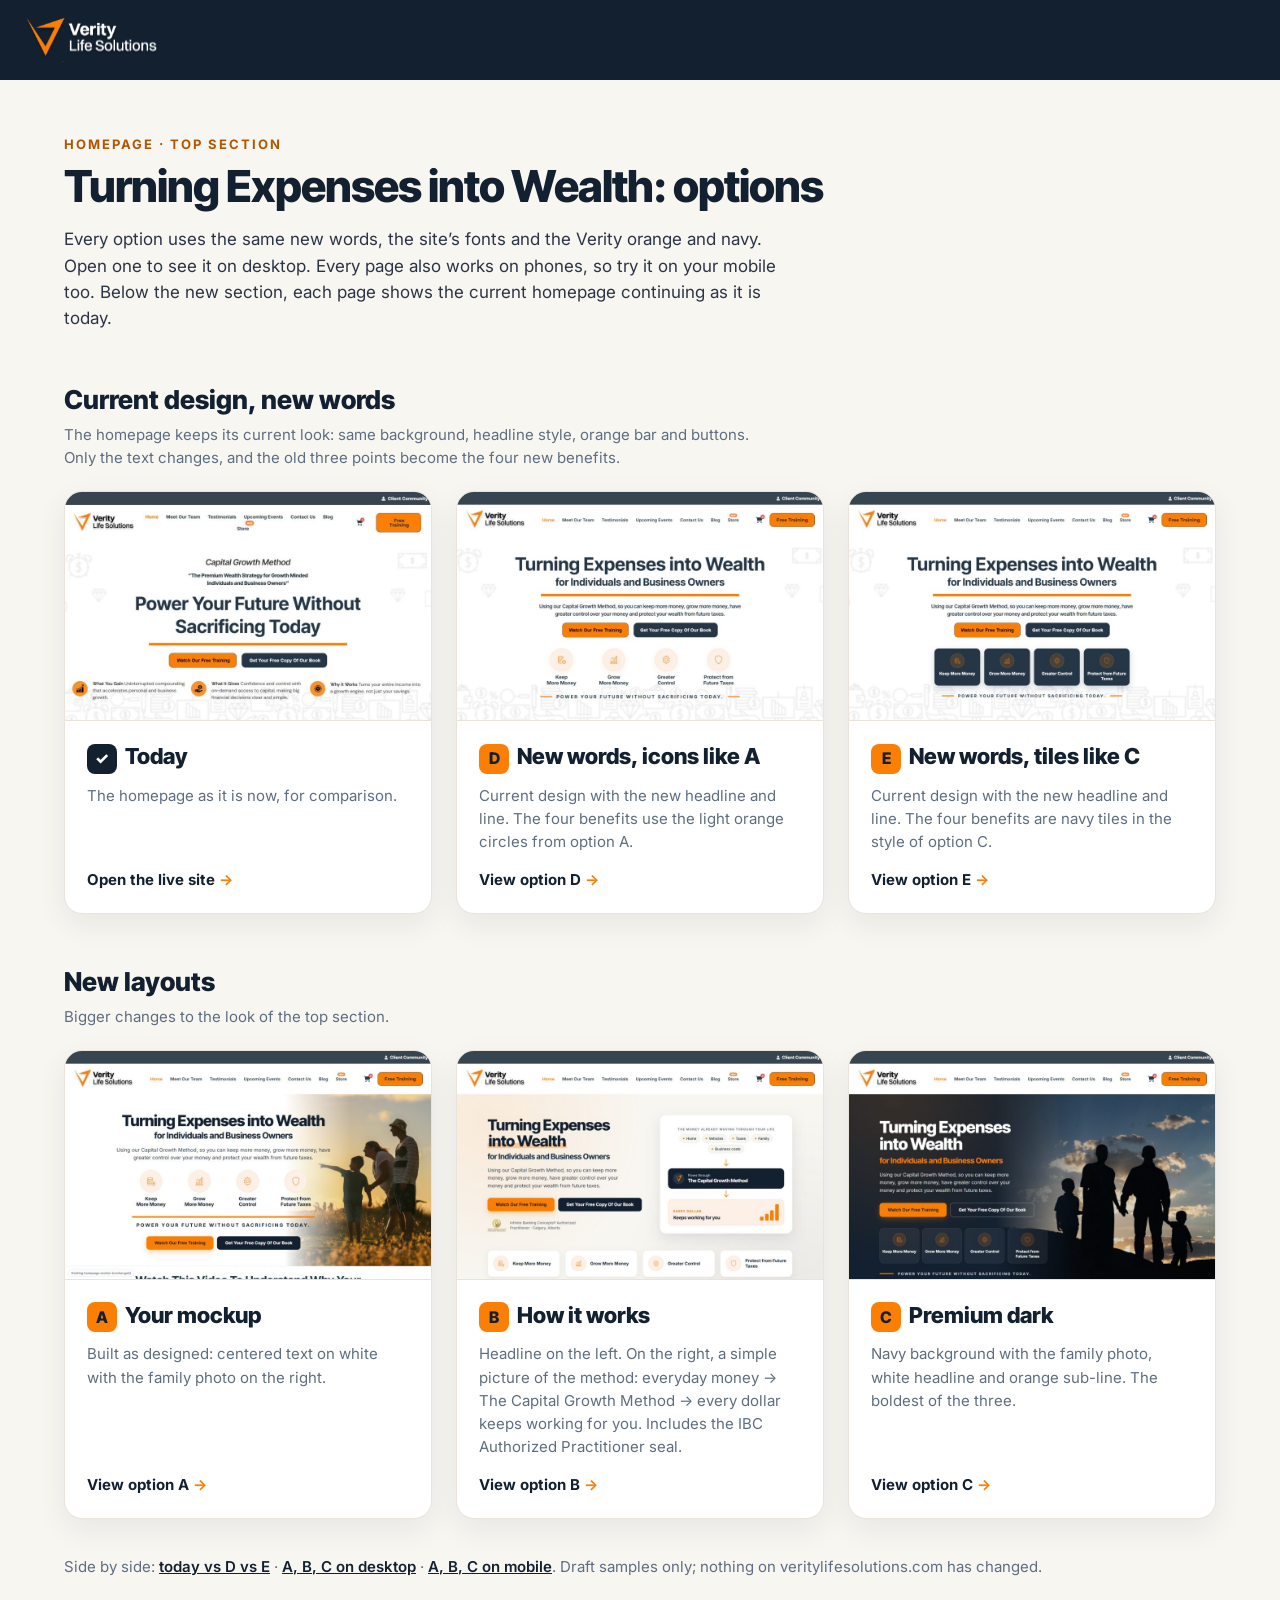
<file: index.html>
<!doctype html>
<html lang="en-US">
<head>
<meta charset="utf-8">
<meta name="viewport" content="width=device-width, initial-scale=1">
<meta name="robots" content="noindex, nofollow">
<title>Homepage hero options | Verity Life Solutions</title>
<link rel="preconnect" href="https://fonts.googleapis.com">
<link rel="preconnect" href="https://fonts.gstatic.com" crossorigin>
<link href="https://fonts.googleapis.com/css2?family=Inter+Tight:wght@700;800&family=Inter:wght@400;500;600;700&display=swap" rel="stylesheet">
<style>
  :root { --orange: #FB7F05; --orange-text: #B35500; --navy: #122030; --text: #2B3445; --muted: #5E6E80; --cream: #F8F6F1; --line: #E9E4DA; }
  * { box-sizing: border-box; }
  body { margin: 0; background: var(--cream); color: var(--text); font: 400 17px/1.55 "Inter", system-ui, sans-serif; -webkit-font-smoothing: antialiased; }
  .top { background: var(--navy); padding: 18px 24px; }
  .top img { height: 44px; width: auto; display: block; }
  main { max-width: 1200px; margin: 0 auto; padding: 56px 24px 72px; }
  .eyebrow { margin: 0 0 10px; font: 700 13px "Inter", sans-serif; letter-spacing: 2px; text-transform: uppercase; color: var(--orange-text); }
  h1 { margin: 0; color: var(--navy); font: 800 44px/1.1 "Inter Tight", sans-serif; letter-spacing: -1px; }
  .intro { max-width: 720px; margin: 16px 0 0; color: var(--text); }
  .group { margin: 52px 0 0; font: 800 26px/1.2 "Inter Tight", sans-serif; color: var(--navy); }
  .group-note { margin: 8px 0 0; font-size: 15px; color: var(--muted); max-width: 720px; }
  .card h2 span.today { background: var(--navy); color: #fff; }
  .cards { margin-top: 22px; display: grid; grid-template-columns: repeat(3, 1fr); gap: 24px; }
  .card { background: #fff; border: 1px solid var(--line); border-radius: 18px; overflow: hidden; display: flex; flex-direction: column; text-decoration: none; color: inherit; box-shadow: 0 10px 30px rgba(18, 32, 48, .07); transition: transform .2s ease, box-shadow .2s ease; }
  .card:hover { transform: translateY(-4px); box-shadow: 0 16px 40px rgba(18, 32, 48, .13); }
  .card img { width: 100%; height: auto; aspect-ratio: 16 / 10; object-fit: cover; object-position: top; display: block; border-bottom: 1px solid var(--line); }
  .card .body { padding: 22px 22px 24px; display: flex; flex-direction: column; gap: 10px; flex: 1; }
  .card h2 { margin: 0; font: 800 22px/1.2 "Inter Tight", sans-serif; color: var(--navy); }
  .card h2 span { display: inline-grid; place-items: center; width: 30px; height: 30px; border-radius: 8px; background: var(--orange); color: var(--navy); font-size: 16px; margin-right: 8px; }
  .card p { margin: 0; font-size: 15px; color: var(--muted); flex: 1; }
  .card .go { margin-top: 6px; font: 700 15px "Inter", sans-serif; color: var(--navy); }
  .card .go::after { content: " →"; color: var(--orange); }
  .extra { margin-top: 36px; font-size: 15px; color: var(--muted); }
  .extra a { color: var(--navy); font-weight: 600; }
  @media (max-width: 900px) { .cards { grid-template-columns: 1fr; } h1 { font-size: 34px; } main { padding: 40px 20px 56px; } }
</style>
</head>
<body>
<div class="top"><img src="assets/logo-white.svg" alt="Verity Life Solutions" width="166" height="54"></div>
<main>
  <p class="eyebrow">Homepage · top section</p>
  <h1>Turning Expenses into Wealth: options</h1>
  <p class="intro">Every option uses the same new words, the site’s fonts and the Verity orange and navy. Open one to see it on desktop. Every page also works on phones, so try it on your mobile too. Below the new section, each page shows the current homepage continuing as it is today.</p>

  <h2 class="group">Current design, new words</h2>
  <p class="group-note">The homepage keeps its current look: same background, headline style, orange bar and buttons. Only the text changes, and the old three points become the four new benefits.</p>
  <div class="cards">
    <a class="card" href="https://www.veritylifesolutions.com/">
      <img src="preview/thumb-live.jpg" alt="Current homepage preview" width="900" height="562">
      <div class="body">
        <h2><span class="today">✓</span>Today</h2>
        <p>The homepage as it is now, for comparison.</p>
        <span class="go">Open the live site</span>
      </div>
    </a>
    <a class="card" href="variant-d.html">
      <img src="preview/thumb-d.jpg" alt="Option D preview" width="900" height="562">
      <div class="body">
        <h2><span>D</span>New words, icons like A</h2>
        <p>Current design with the new headline and line. The four benefits use the light orange circles from option A.</p>
        <span class="go">View option D</span>
      </div>
    </a>
    <a class="card" href="variant-e.html">
      <img src="preview/thumb-e.jpg" alt="Option E preview" width="900" height="562">
      <div class="body">
        <h2><span>E</span>New words, tiles like C</h2>
        <p>Current design with the new headline and line. The four benefits are navy tiles in the style of option C.</p>
        <span class="go">View option E</span>
      </div>
    </a>
  </div>

  <h2 class="group">New layouts</h2>
  <p class="group-note">Bigger changes to the look of the top section.</p>
  <div class="cards">
    <a class="card" href="variant-a.html">
      <img src="preview/thumb-a.jpg" alt="Option A preview" width="900" height="562">
      <div class="body">
        <h2><span>A</span>Your mockup</h2>
        <p>Built as designed: centered text on white with the family photo on the right.</p>
        <span class="go">View option A</span>
      </div>
    </a>
    <a class="card" href="variant-b.html">
      <img src="preview/thumb-b.jpg" alt="Option B preview" width="900" height="562">
      <div class="body">
        <h2><span>B</span>How it works</h2>
        <p>Headline on the left. On the right, a simple picture of the method: everyday money → The Capital Growth Method → every dollar keeps working for you. Includes the IBC Authorized Practitioner seal.</p>
        <span class="go">View option B</span>
      </div>
    </a>
    <a class="card" href="variant-c.html">
      <img src="preview/thumb-c.jpg" alt="Option C preview" width="900" height="562">
      <div class="body">
        <h2><span>C</span>Premium dark</h2>
        <p>Navy background with the family photo, white headline and orange sub-line. The boldest of the three.</p>
        <span class="go">View option C</span>
      </div>
    </a>
  </div>

  <p class="extra">Side by side: <a href="preview/compare-current-design.jpg">today vs D vs E</a> · <a href="preview/compare-desktop.jpg">A, B, C on desktop</a> · <a href="preview/compare-mobile.jpg">A, B, C on mobile</a>. Draft samples only; nothing on veritylifesolutions.com has changed.</p>
</main>
</body>
</html>
</file>
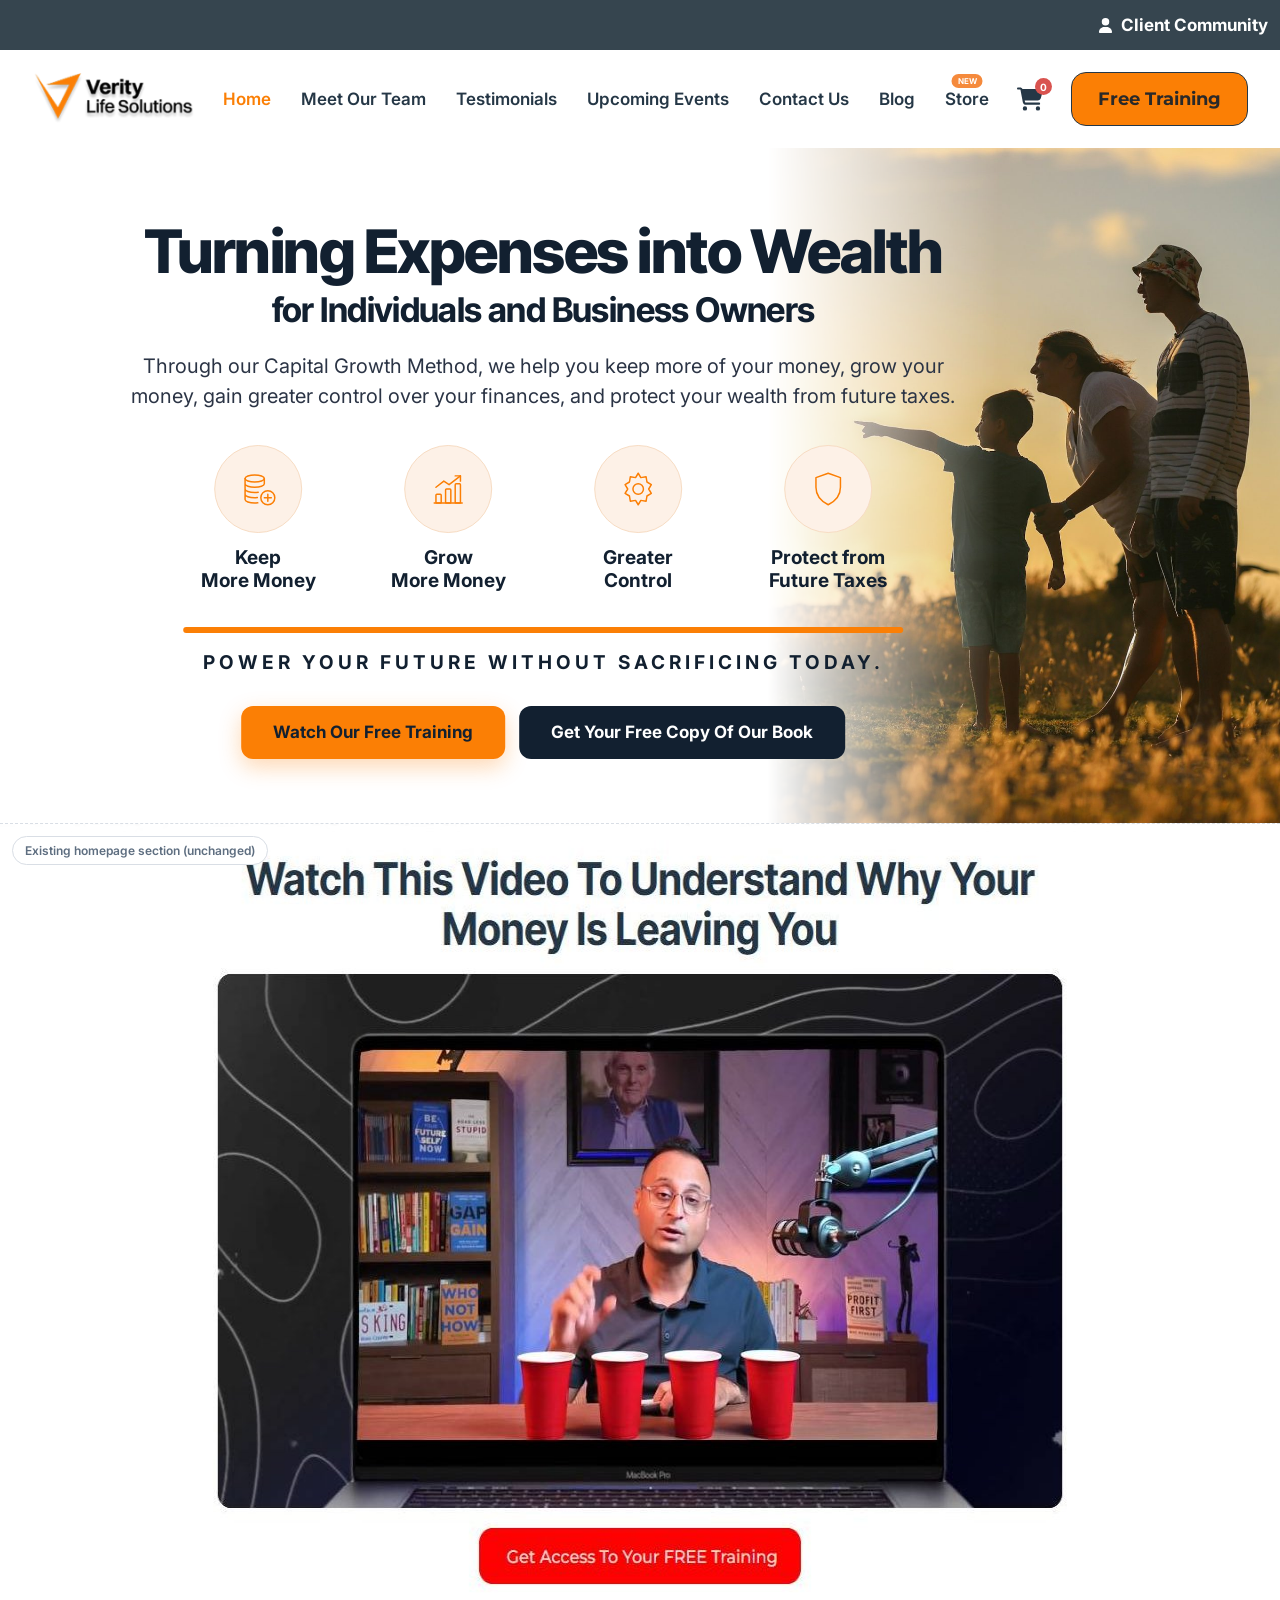
<file: variant-a.html>
<!doctype html>
<html lang="en-US">
<head>
<meta charset="utf-8">
<meta name="viewport" content="width=device-width, initial-scale=1">
<meta name="robots" content="noindex, nofollow">
<title>Homepage hero — Variant A (client mockup) | Verity Life Solutions</title>
<link rel="preconnect" href="https://fonts.googleapis.com">
<link rel="preconnect" href="https://fonts.gstatic.com" crossorigin>
<!-- Inter Tight + Inter = fonts the homepage already uses. Montserrat only for the mocked global header button. -->
<link href="https://fonts.googleapis.com/css2?family=Inter+Tight:wght@700;800&family=Inter:wght@400;500;600;700&family=Montserrat:wght@700&display=swap" rel="stylesheet">
<style>
  :root {
    --orange: #FB7F05;        /* site primary — rules, icons, button fill */
    --orange-text: #E06F00;   /* eyebrow: 3.26:1, passes AA for large bold text */
    --navy: #122030;          /* mockup heading navy */
    --text: #2B3445;          /* mockup paragraph */
    --peach: #FDF1E7;         /* icon circles */
    --peach-line: #F7DCC3;
    --v1-navy: #253746;
    --v1-topbar: #36454F;
  }
  *, *::before, *::after { box-sizing: border-box; }
  body { margin: 0; background: #fff; color: var(--text); font: 400 17px/1.5 "Inter", system-ui, sans-serif; -webkit-font-smoothing: antialiased; }
  img { max-width: 100%; display: block; }
  :focus-visible { outline: 3px solid var(--orange); outline-offset: 3px; border-radius: 4px; }

  /* ---------- live global header (mock, unchanged) ---------- */
  .topbar { background: var(--v1-topbar); color: #fff; height: 50px; display: flex; align-items: center; justify-content: flex-end; padding: 0 12px; }
  .topbar a { display: inline-flex; align-items: center; gap: 8px; font: 700 17px "Inter", sans-serif; text-decoration: none; color: #fff; }
  .topbar svg { width: 15px; height: 15px; fill: currentColor; }
  .site-header { background: #fff; position: relative; z-index: 20; }
  .site-header .inner { max-width: 1440px; margin: 0 auto; padding: 22px 32px; display: flex; align-items: center; gap: 28px; }
  .site-header .logo img { width: 236px; height: auto; }
  .nav { flex: 1; display: flex; justify-content: center; gap: 30px; }
  .nav a { font: 600 17px "Inter", sans-serif; color: var(--v1-navy); text-decoration: none; white-space: nowrap; position: relative; }
  .nav a[aria-current="page"] { color: var(--orange); }
  .nav .badge { position: absolute; top: -15px; left: 50%; transform: translateX(-50%); background: #F58A3C; color: #fff; font: 700 8px "Inter", sans-serif; padding: 2px 6px; border-radius: 999px; }
  .cart { position: relative; color: var(--v1-navy); display: inline-flex; }
  .cart svg { width: 26px; height: 26px; fill: currentColor; }
  .cart span { position: absolute; top: -8px; right: -9px; background: #D9534F; color: #fff; font: 700 10px "Inter", sans-serif; width: 17px; height: 17px; border-radius: 50%; display: grid; place-items: center; }
  .btn-v1 { background: var(--orange); color: #292929; border: 1px solid var(--v1-navy); border-radius: 15px; padding: 17px 26px; font: 700 18px/1 "Montserrat", sans-serif; text-decoration: none; white-space: nowrap; }
  .menu-toggle { display: none; background: none; border: 0; padding: 6px; color: var(--v1-navy); }
  .menu-toggle svg { width: 26px; height: 26px; }

  /* ================= NEW HERO ================= */
  .hero { position: relative; overflow: hidden; background: #fff; padding: 72px 24px 64px; }
  .hero-photo {
    position: absolute; top: 0; right: 0; bottom: 0; width: 40%;
    background: url("assets/hero-a-family-meadow.jpg") 73% 100% / cover no-repeat;
    -webkit-mask-image: linear-gradient(to right, transparent 0%, #000 45%);
            mask-image: linear-gradient(to right, transparent 0%, #000 45%);
  }
  .hero-inner { position: relative; z-index: 1; max-width: 880px; margin: 0 auto; text-align: center; transform: translateX(-11%); }
  .eyebrow { margin: 0; font: 700 19px/1.2 "Inter", sans-serif; letter-spacing: 4px; text-transform: uppercase; color: var(--orange-text); }
  .eyebrow-rule { width: 120px; height: 3px; background: var(--orange); border-radius: 3px; margin: 14px auto 22px; }
  h1 { margin: 0; color: var(--navy); font: 800 60px/1.04 "Inter Tight", sans-serif; letter-spacing: -1.5px; }
  h1 .sub { display: block; margin-top: 8px; font-size: 34px; font-weight: 700; letter-spacing: -.6px; line-height: 1.15; }
  .lede { max-width: 860px; margin: 22px auto 0; font-size: 20px; line-height: 1.5; color: var(--text); }
  .benefits { list-style: none; margin: 34px auto 0; padding: 0; display: flex; justify-content: center; gap: 40px; }
  .benefits li { width: 150px; display: flex; flex-direction: column; align-items: center; gap: 14px; }
  .benefits .circle { width: 88px; height: 88px; border-radius: 50%; background: var(--peach); border: 1px solid var(--peach-line); display: grid; place-items: center; }
  .benefits svg { width: 42px; height: 42px; fill: none; stroke: var(--orange); stroke-width: 1.7; stroke-linecap: round; stroke-linejoin: round; }
  .benefits span { font: 700 19px/1.2 "Inter", sans-serif; color: var(--navy); }
  .rule { width: 720px; max-width: 100%; height: 6px; border-radius: 3px; background: var(--orange); margin: 34px auto 18px; }
  .tagline { margin: 0; font: 700 19px/1.3 "Inter", sans-serif; letter-spacing: 4px; text-transform: uppercase; color: var(--navy); }
  .ctas { margin-top: 30px; display: flex; gap: 14px; justify-content: center; flex-wrap: wrap; }
  .btn { display: inline-flex; align-items: center; justify-content: center; border-radius: 12px; padding: 18px 32px; font: 700 17px/1 "Inter", sans-serif; text-decoration: none; transition: transform .2s ease, box-shadow .2s ease; }
  .btn:hover { transform: translateY(-2px); }
  .btn-primary { background: var(--orange); color: var(--navy); box-shadow: 0 8px 22px rgba(251, 127, 5, .3); }
  .btn-dark { background: var(--navy); color: #fff; }

  /* ---------- context: the live section below, unchanged ---------- */
  .context { position: relative; border-top: 1px dashed #D9DEE5; }
  .context img { width: 100%; max-width: 1440px; margin: 0 auto; }
  .context .label { position: absolute; top: 12px; left: 12px; background: #fff; border: 1px solid #D9DEE5; border-radius: 999px; padding: 6px 12px; font: 600 12px "Inter", sans-serif; color: #5E6E80; }

  /* ---------- responsive: photo moves below the text ---------- */
  @media (max-width: 1180px) {
    .nav, .site-header .btn-v1 { display: none; }
    .menu-toggle { display: inline-flex; }
    .site-header .inner { justify-content: space-between; padding: 14px 20px; }
    .site-header .logo img { width: 170px; }
  }
  @media (max-width: 1100px) {
    .hero { padding: 48px 24px 0; }
    .hero-inner { transform: none; }
    .hero-photo { position: relative; width: auto; height: 340px; margin: 32px -24px 0; background-position: 72% 70%;
      -webkit-mask-image: linear-gradient(to bottom, transparent 0%, #000 45%); mask-image: linear-gradient(to bottom, transparent 0%, #000 45%); }
    h1 { font-size: 54px; }
    h1 .sub { font-size: 32px; }
  }
  @media (max-width: 767px) {
    .topbar { height: 38px; }
    .topbar a { font-size: 13px; }
    .hero { padding: 36px 20px 0; }
    .eyebrow { font-size: 14px; letter-spacing: 2.5px; }
    .eyebrow-rule { width: 80px; margin: 12px auto 18px; }
    h1 { font-size: 38px; letter-spacing: -1px; }
    h1 .sub { font-size: 23px; letter-spacing: -.3px; }
    .lede { font-size: 16px; margin-top: 16px; }
    .benefits { display: grid; grid-template-columns: 1fr 1fr; gap: 22px 12px; margin-top: 28px; }
    .benefits li { width: auto; gap: 10px; }
    .benefits .circle { width: 70px; height: 70px; }
    .benefits svg { width: 34px; height: 34px; }
    .benefits span { font-size: 16px; }
    .rule { height: 5px; margin: 26px auto 14px; }
    .tagline { font-size: 13px; letter-spacing: 2.2px; }
    .ctas { flex-direction: column; margin-top: 24px; }
    .btn { width: 100%; }
    .hero-photo { height: 240px; margin: 24px -20px 0; }
  }
</style>
</head>
<body>

<!-- ===== live global header (unchanged; mock for context) ===== -->
<div class="topbar"><a href="#"><svg viewBox="0 0 448 512" aria-hidden="true"><path d="M224 256a128 128 0 1 0 0-256 128 128 0 1 0 0 256zm-45.7 48C79.8 304 0 383.8 0 482.3 0 498.7 13.3 512 29.7 512h388.6c16.4 0 29.7-13.3 29.7-29.7C448 383.8 368.2 304 269.7 304h-91.4z"/></svg>Client Community</a></div>
<header class="site-header">
  <div class="inner">
    <a class="logo" href="#"><img src="assets/logo-dark.png" alt="Verity Life Solutions" width="717" height="231"></a>
    <nav class="nav" aria-label="Main">
      <a href="#" aria-current="page">Home</a><a href="#">Meet Our Team</a><a href="#">Testimonials</a><a href="#">Upcoming Events</a><a href="#">Contact Us</a><a href="#">Blog</a><a href="#">Store<span class="badge">NEW</span></a>
    </nav>
    <a class="cart" href="#" aria-label="Cart"><svg viewBox="0 0 576 512" aria-hidden="true"><path d="M0 24C0 10.7 10.7 0 24 0h45.5c22 0 41.5 12.8 50.6 32h411c26.3 0 45.5 25 38.6 50.4l-41 152.3c-8.5 31.4-37 53.3-69.5 53.3H170.7l5.4 28.5c2.2 11.3 12.1 19.5 23.6 19.5H488c13.3 0 24 10.7 24 24s-10.7 24-24 24H199.7c-34.6 0-64.3-24.6-70.7-58.5L77.4 54.5c-.7-3.8-4-6.5-7.9-6.5H24C10.7 48 0 37.3 0 24zm128 440a48 48 0 1 1 96 0 48 48 0 1 1-96 0zm336-48a48 48 0 1 1 0 96 48 48 0 1 1 0-96z"/></svg><span>0</span></a>
    <a class="btn-v1" href="#">Free Training</a>
    <button class="menu-toggle" aria-label="Menu"><svg viewBox="0 0 24 24" aria-hidden="true"><path d="M3 6h18M3 12h18M3 18h18" stroke="currentColor" stroke-width="2.2" stroke-linecap="round"/></svg></button>
  </div>
</header>

<!-- ================= NEW HERO (replaces the current homepage hero) =================
     ELEMENTOR: Container (full width, white, overflow hidden, padding 56/24/64) · photo = absolutely positioned
     child Container with background image + mask (Custom CSS) · inner Container boxed 980, centered:
     Heading H1 (sub line in <span>) · Text Editor · Icon Box ×4 (row)
     · Divider 760×6 · Heading (tagline) · Button ×2 -->
<section class="hero" aria-labelledby="hero-title">
  <div class="hero-inner">
    <!-- client (Loom 0:23–0:37): remove the "THE CAPITAL GROWTH METHOD" eyebrow; the headline comes first -->
    <h1 id="hero-title">Turning Expenses into Wealth <span class="sub">for Individuals and Business Owners</span></h1>
    <p class="lede">Through our Capital Growth Method, we help you keep more of your money, grow your money, gain greater control over your finances, and protect your wealth from future taxes.</p>
    <ul class="benefits">
      <li><span class="circle"><svg viewBox="0 0 48 48" aria-hidden="true"><ellipse cx="20" cy="12" rx="11" ry="4"/><path d="M9 12v6c0 2.2 4.9 4 11 4s11-1.8 11-4v-6M9 18v6c0 2.2 4.9 4 11 4 1.4 0 2.8-.1 4-.3M9 24v6c0 2.2 4.9 4 11 4 1 0 2-.1 3-.2M9 30v6c0 2.2 4.9 4 11 4 1.2 0 2.4-.1 3.5-.2"/><circle cx="35" cy="34" r="8"/><path d="M35 30v8M31 34h8"/></svg></span><span>Keep<br>More Money</span></li>
      <li><span class="circle"><svg viewBox="0 0 48 48" aria-hidden="true"><path d="M8 40h32"/><rect x="10" y="30" width="6" height="10" rx="1"/><rect x="21" y="24" width="6" height="16" rx="1"/><rect x="32" y="18" width="6" height="22" rx="1"/><path d="M10 22l9-7 6 4 13-10"/><path d="M32 9h6v6"/></svg></span><span>Grow<br>More Money</span></li>
      <li><span class="circle"><svg viewBox="0 0 48 48" aria-hidden="true"><circle cx="24" cy="24" r="6"/><path d="M24 6l3 5 6-1 1 6 5 3-3 5 3 5-5 3-1 6-6-1-3 5-3-5-6 1-1-6-5-3 3-5-3-5 5-3 1-6 6 1z"/></svg></span><span>Greater<br>Control</span></li>
      <li><span class="circle"><svg viewBox="0 0 48 48" aria-hidden="true"><path d="M24 6l14 5v11c0 9-6 16-14 20-8-4-14-11-14-20V11z"/></svg></span><span>Protect from<br>Future Taxes</span></li>
    </ul>
    <div class="rule" aria-hidden="true"></div>
    <p class="tagline">Power Your Future Without Sacrificing Today.</p>
    <div class="ctas">
      <a class="btn btn-primary" href="#">Watch Our Free Training</a>
      <a class="btn btn-dark" href="#">Get Your Free Copy Of Our Book</a>
    </div>
  </div>
  <div class="hero-photo" role="img" aria-label="A family looking out over the mountains at sunrise"></div>
</section>

<!-- ===== the live homepage continues unchanged below (screenshot for context) ===== -->
<div class="context">
  <span class="label">Existing homepage section (unchanged)</span>
  <picture>
    <source media="(max-width: 767px)" srcset="assets/context-mobile.jpg">
    <img src="assets/context-desktop.jpg" alt="Existing section: Watch This Video To Understand Why Your Money Is Leaving You" width="1440" height="780">
  </picture>
</div>

</body>
</html>
</file>
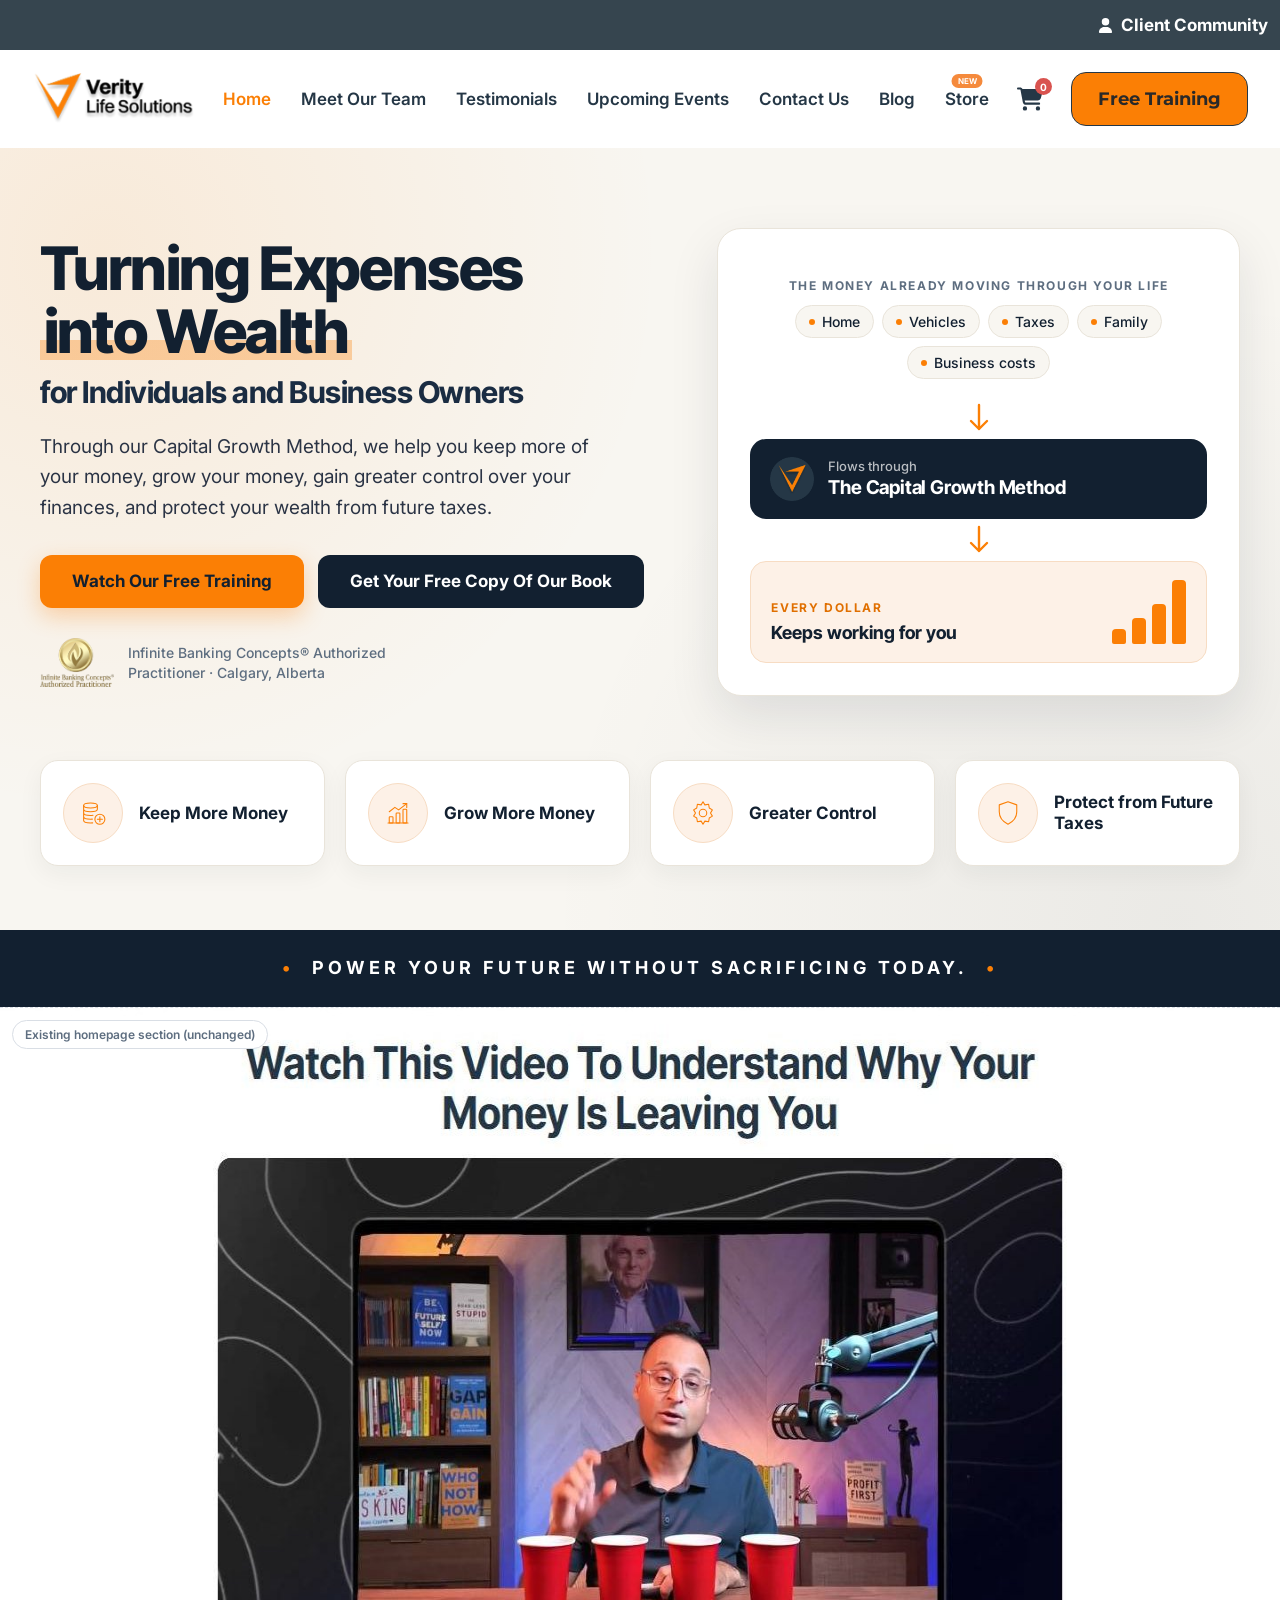
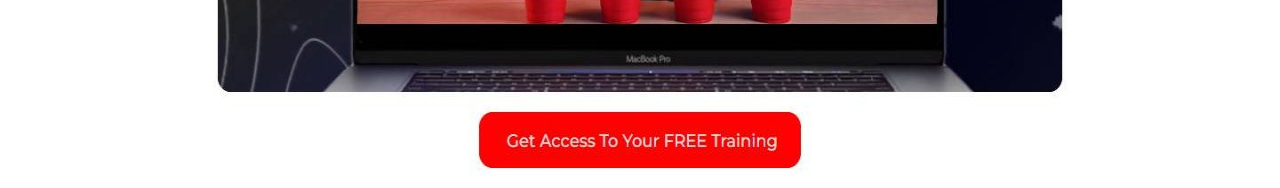
<file: variant-b.html>
<!doctype html>
<html lang="en-US">
<head>
<meta charset="utf-8">
<meta name="viewport" content="width=device-width, initial-scale=1">
<meta name="robots" content="noindex, nofollow">
<title>Homepage hero — Variant B | Verity Life Solutions</title>
<link rel="preconnect" href="https://fonts.googleapis.com">
<link rel="preconnect" href="https://fonts.gstatic.com" crossorigin>
<link href="https://fonts.googleapis.com/css2?family=Inter+Tight:wght@700;800&family=Inter:wght@400;500;600;700&family=Montserrat:wght@700&display=swap" rel="stylesheet">
<link rel="stylesheet" href="assets/chrome.css">
<style>
  /* ================= VARIANT B — "How it works" split ================= */
  .hero {
    background:
      radial-gradient(circle at 8% 12%, rgba(251, 127, 5, .10), transparent 40%),
      radial-gradient(circle at 92% 90%, rgba(18, 32, 48, .06), transparent 45%),
      var(--cream);
    padding: 80px 24px 0;
  }
  .wrap { max-width: 1200px; margin: 0 auto; }
  .split { display: grid; grid-template-columns: 1.08fr .92fr; gap: 64px; align-items: center; }

  h1 { margin: 0; color: var(--navy); font: 800 60px/1.04 "Inter Tight", sans-serif; letter-spacing: -1.6px; }
  .hl { background: linear-gradient(transparent 62%, rgba(251, 127, 5, .32) 62%, rgba(251, 127, 5, .32) 90%, transparent 90%); padding: 0 .06em; -webkit-box-decoration-break: clone; box-decoration-break: clone; }
  h1 .sub { display: block; margin-top: 12px; font-size: 30px; font-weight: 700; letter-spacing: -.5px; line-height: 1.2; color: var(--navy-2); }
  .lede { margin: 22px 0 0; max-width: 560px; font-size: 19px; line-height: 1.6; }
  .ctas { margin-top: 32px; display: flex; gap: 14px; flex-wrap: wrap; }
  .trust { margin-top: 30px; display: flex; align-items: center; gap: 14px; }
  .trust img { width: 74px; height: auto; }
  .trust span { font: 500 14px/1.4 "Inter", sans-serif; color: var(--muted); max-width: 260px; }

  /* how-it-works card */
  .flow { background: #fff; border: 1px solid var(--line); border-radius: 24px; padding: 32px; box-shadow: 0 20px 50px rgba(18, 32, 48, .10); }
  .flow-step { border-radius: 16px; padding: 18px 20px; }
  .flow-label { margin: 0 0 12px; font: 700 12px/1.2 "Inter", sans-serif; letter-spacing: 1.6px; text-transform: uppercase; color: var(--muted); text-align: center; }
  .chips { list-style: none; margin: 0; padding: 0; display: flex; flex-wrap: wrap; justify-content: center; gap: 8px; }
  .chips li { display: inline-flex; align-items: center; gap: 7px; background: var(--cream); border: 1px solid var(--line); border-radius: 999px; padding: 7px 13px; font: 500 14px "Inter", sans-serif; color: var(--navy); }
  .chips li::before { content: ""; width: 6px; height: 6px; border-radius: 50%; background: var(--orange); }
  .arrow { display: flex; justify-content: center; padding: 6px 0; }
  .arrow svg { width: 22px; height: 30px; stroke: var(--orange); stroke-width: 2.4; fill: none; stroke-linecap: round; stroke-linejoin: round; }
  .method { background: var(--navy); display: flex; align-items: center; gap: 14px; }
  .method img { width: 44px; height: 44px; }
  .method strong { font: 700 19px/1.2 "Inter Tight", sans-serif; color: #fff; letter-spacing: -.2px; }
  .method small { display: block; font: 500 13px "Inter", sans-serif; color: rgba(255, 255, 255, .7); margin-bottom: 2px; }
  .result { background: var(--peach); border: 1px solid var(--peach-line); display: flex; align-items: flex-end; justify-content: space-between; gap: 16px; }
  .result p { margin: 0; font: 700 18px/1.3 "Inter Tight", sans-serif; color: var(--navy); }
  .result p small { display: block; font: 700 12px "Inter", sans-serif; letter-spacing: 1.6px; text-transform: uppercase; color: var(--orange-text); margin-bottom: 6px; }
  .bars { display: flex; align-items: flex-end; gap: 6px; height: 64px; }
  .bars span { width: 14px; border-radius: 4px 4px 2px 2px; background: var(--orange); }

  /* benefits strip */
  .benefits { list-style: none; margin: 64px 0 0; padding: 0; display: grid; grid-template-columns: repeat(4, 1fr); gap: 20px; }
  .benefits li { background: #fff; border: 1px solid var(--line); border-radius: 18px; padding: 22px 22px; display: flex; align-items: center; gap: 16px; box-shadow: 0 8px 24px rgba(18, 32, 48, .05); }
  .benefits .circle { flex: none; width: 60px; height: 60px; border-radius: 50%; background: var(--peach); border: 1px solid var(--peach-line); display: grid; place-items: center; }
  .benefits svg { width: 30px; height: 30px; }
  .benefits span:last-child { font: 700 17px/1.25 "Inter", sans-serif; color: var(--navy); }

  /* tagline band */
  .band { margin-top: 64px; background: var(--navy); padding: 26px 24px; text-align: center; }
  .band p { margin: 0; font: 700 18px/1.35 "Inter", sans-serif; letter-spacing: 4px; text-transform: uppercase; color: #fff; }
  .band p::before, .band p::after { content: "•"; color: var(--orange); margin: 0 18px; }
  .hero-full { padding-bottom: 0; }
  .hero-full .band { margin-left: -24px; margin-right: -24px; }

  @media (max-width: 1100px) {
    .split { grid-template-columns: 1fr; gap: 44px; }
    .lede { max-width: none; }
    .benefits { grid-template-columns: 1fr 1fr; }
  }
  @media (max-width: 767px) {
    .hero { padding: 44px 20px 0; }
    .hero-full .band { margin-left: -20px; margin-right: -20px; }
    h1 { font-size: 40px; letter-spacing: -1px; }
    h1 .sub { font-size: 22px; }
    .lede { font-size: 16px; }
    .ctas { flex-direction: column; }
    .flow { padding: 20px; border-radius: 20px; }
    .flow-step { padding: 14px 16px; }
    .benefits { gap: 12px; margin-top: 44px; }
    .benefits li { flex-direction: column; text-align: center; padding: 18px 12px; gap: 10px; }
    .benefits span:last-child { font-size: 15px; }
    .band { margin-top: 44px; padding: 20px 16px; }
    .band p { font-size: 13px; letter-spacing: 2.4px; }
    .band p::before, .band p::after { display: none; }
  }
</style>
</head>
<body>

<div class="topbar"><a href="#"><svg viewBox="0 0 448 512" aria-hidden="true"><path d="M224 256a128 128 0 1 0 0-256 128 128 0 1 0 0 256zm-45.7 48C79.8 304 0 383.8 0 482.3 0 498.7 13.3 512 29.7 512h388.6c16.4 0 29.7-13.3 29.7-29.7C448 383.8 368.2 304 269.7 304h-91.4z"/></svg>Client Community</a></div>
<header class="site-header">
  <div class="inner">
    <a class="logo" href="#"><img src="assets/logo-dark.png" alt="Verity Life Solutions" width="717" height="231"></a>
    <nav class="nav" aria-label="Main">
      <a href="#" aria-current="page">Home</a><a href="#">Meet Our Team</a><a href="#">Testimonials</a><a href="#">Upcoming Events</a><a href="#">Contact Us</a><a href="#">Blog</a><a href="#">Store<span class="badge">NEW</span></a>
    </nav>
    <a class="cart" href="#" aria-label="Cart"><svg viewBox="0 0 576 512" aria-hidden="true"><path d="M0 24C0 10.7 10.7 0 24 0h45.5c22 0 41.5 12.8 50.6 32h411c26.3 0 45.5 25 38.6 50.4l-41 152.3c-8.5 31.4-37 53.3-69.5 53.3H170.7l5.4 28.5c2.2 11.3 12.1 19.5 23.6 19.5H488c13.3 0 24 10.7 24 24s-10.7 24-24 24H199.7c-34.6 0-64.3-24.6-70.7-58.5L77.4 54.5c-.7-3.8-4-6.5-7.9-6.5H24C10.7 48 0 37.3 0 24zm128 440a48 48 0 1 1 96 0 48 48 0 1 1-96 0zm336-48a48 48 0 1 1 0 96 48 48 0 1 1 0-96z"/></svg><span>0</span></a>
    <a class="btn-v1" href="#">Free Training</a>
    <button class="menu-toggle" aria-label="Menu"><svg viewBox="0 0 24 24" aria-hidden="true"><path d="M3 6h18M3 12h18M3 18h18" stroke="currentColor" stroke-width="2.2" stroke-linecap="round"/></svg></button>
  </div>
</header>

<!-- ================= VARIANT B =================
     ELEMENTOR: Container (cream + radial gradient) · 2-col Container: [Heading H1 w/ highlight span, Text Editor, Button ×2, Image (IBC seal) + Text]
     · [card Container: Heading label + Icon List inline (chips) · Icon (arrow) · navy Container (Image V mark + Heading) · Icon · peach Container (Heading + 4 small bar Containers)]
     · 4-col Container of Icon Box (icon left) · full-width navy Container with Heading (tagline) -->
<section class="hero hero-full" aria-labelledby="hero-title">
  <div class="wrap">
    <div class="split">
      <div>
        <h1 id="hero-title">Turning Expenses<br> <span class="hl">into Wealth</span> <span class="sub">for Individuals and Business Owners</span></h1>
        <p class="lede">Through our Capital Growth Method, we help you keep more of your money, grow your money, gain greater control over your finances, and protect your wealth from future taxes.</p>
        <div class="ctas">
          <a class="btn btn-primary" href="#">Watch Our Free Training</a>
          <a class="btn btn-dark" href="#">Get Your Free Copy Of Our Book</a>
        </div>
        <div class="trust">
          <img src="assets/ibc-seal.png" alt="Infinite Banking Concepts Authorized Practitioner seal" width="707" height="470">
          <span>Infinite Banking Concepts® Authorized Practitioner · Calgary, Alberta</span>
        </div>
      </div>

      <div class="flow" aria-label="How The Capital Growth Method works">
        <div class="flow-step">
          <p class="flow-label">The money already moving through your life</p>
          <ul class="chips"><li>Home</li><li>Vehicles</li><li>Taxes</li><li>Family</li><li>Business costs</li></ul>
        </div>
        <div class="arrow" aria-hidden="true"><svg viewBox="0 0 22 30"><path d="M11 2v24M3 18l8 8 8-8"/></svg></div>
        <div class="flow-step method">
          <img src="assets/v-mark.png" alt="" width="160" height="160">
          <div><small>Flows through</small><strong>The Capital Growth Method</strong></div>
        </div>
        <div class="arrow" aria-hidden="true"><svg viewBox="0 0 22 30"><path d="M11 2v24M3 18l8 8 8-8"/></svg></div>
        <div class="flow-step result">
          <p><small>Every dollar</small>Keeps working for you</p>
          <div class="bars" aria-hidden="true"><span style="height:24%"></span><span style="height:42%"></span><span style="height:63%"></span><span style="height:100%"></span></div>
        </div>
      </div>
    </div>

    <ul class="benefits">
      <li><span class="circle"><svg class="ico" viewBox="0 0 48 48" aria-hidden="true"><ellipse cx="20" cy="12" rx="11" ry="4"/><path d="M9 12v6c0 2.2 4.9 4 11 4s11-1.8 11-4v-6M9 18v6c0 2.2 4.9 4 11 4 1.4 0 2.8-.1 4-.3M9 24v6c0 2.2 4.9 4 11 4 1 0 2-.1 3-.2M9 30v6c0 2.2 4.9 4 11 4 1.2 0 2.4-.1 3.5-.2"/><circle cx="35" cy="34" r="8"/><path d="M35 30v8M31 34h8"/></svg></span><span>Keep More Money</span></li>
      <li><span class="circle"><svg class="ico" viewBox="0 0 48 48" aria-hidden="true"><path d="M8 40h32"/><rect x="10" y="30" width="6" height="10" rx="1"/><rect x="21" y="24" width="6" height="16" rx="1"/><rect x="32" y="18" width="6" height="22" rx="1"/><path d="M10 22l9-7 6 4 13-10"/><path d="M32 9h6v6"/></svg></span><span>Grow More Money</span></li>
      <li><span class="circle"><svg class="ico" viewBox="0 0 48 48" aria-hidden="true"><circle cx="24" cy="24" r="6"/><path d="M24 6l3 5 6-1 1 6 5 3-3 5 3 5-5 3-1 6-6-1-3 5-3-5-6 1-1-6-5-3 3-5-3-5 5-3 1-6 6 1z"/></svg></span><span>Greater Control</span></li>
      <li><span class="circle"><svg class="ico" viewBox="0 0 48 48" aria-hidden="true"><path d="M24 6l14 5v11c0 9-6 16-14 20-8-4-14-11-14-20V11z"/></svg></span><span>Protect from Future Taxes</span></li>
    </ul>
  </div>
  <div class="band"><p>Power Your Future Without Sacrificing Today.</p></div>
</section>

<div class="context">
  <span class="label">Existing homepage section (unchanged)</span>
  <picture>
    <source media="(max-width: 767px)" srcset="assets/context-mobile.jpg">
    <img src="assets/context-desktop.jpg" alt="Existing section: Watch This Video To Understand Why Your Money Is Leaving You" width="1440" height="780">
  </picture>
</div>

</body>
</html>
</file>
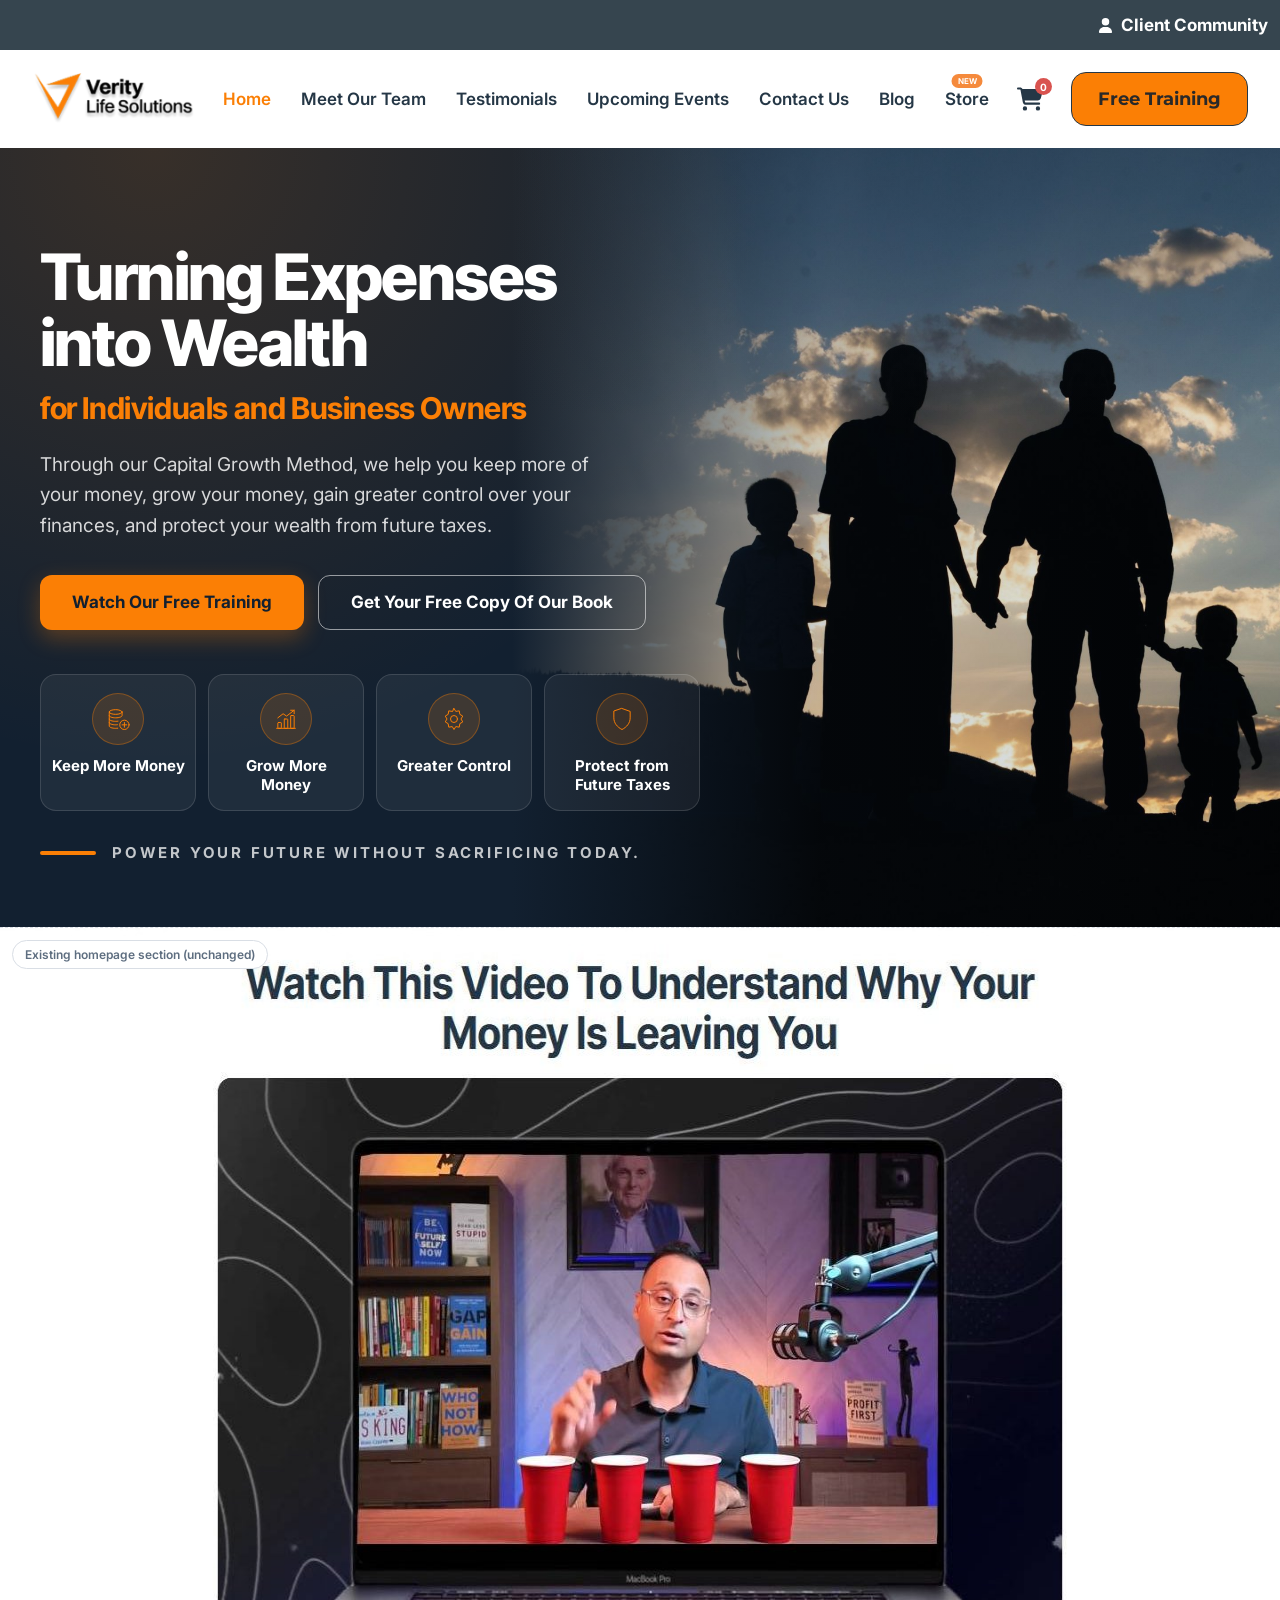
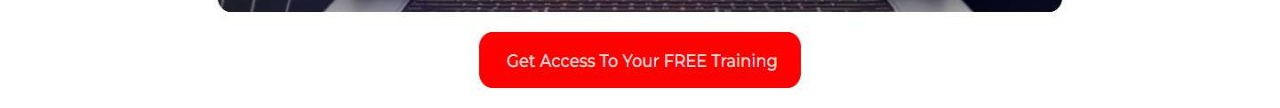
<file: variant-c.html>
<!doctype html>
<html lang="en-US">
<head>
<meta charset="utf-8">
<meta name="viewport" content="width=device-width, initial-scale=1">
<meta name="robots" content="noindex, nofollow">
<title>Homepage hero — Variant C | Verity Life Solutions</title>
<link rel="preconnect" href="https://fonts.googleapis.com">
<link rel="preconnect" href="https://fonts.gstatic.com" crossorigin>
<link href="https://fonts.googleapis.com/css2?family=Inter+Tight:wght@700;800&family=Inter:wght@400;500;600;700&family=Montserrat:wght@700&display=swap" rel="stylesheet">
<link rel="stylesheet" href="assets/chrome.css">
<style>
  /* ================= VARIANT C — premium dark with photo ================= */
  .hero { position: relative; overflow: hidden; background: var(--navy); color: rgba(255, 255, 255, .82); padding: 96px 24px 64px; }
  .photo { position: absolute; top: 0; right: 0; bottom: 0; left: 40%; background: url("assets/hero-c-family-hilltop.jpg") 28% 70% / cover no-repeat; }
  .shade { position: absolute; inset: 0; background:
      linear-gradient(180deg, rgba(18, 32, 48, .35) 0%, rgba(18, 32, 48, 0) 35%),
      linear-gradient(90deg, var(--navy) 0%, var(--navy) 40%, rgba(18, 32, 48, .7) 50%, rgba(18, 32, 48, .2) 64%, rgba(18, 32, 48, .1) 100%); }
  .glow { position: absolute; inset: 0; background: radial-gradient(circle at 12% 0%, rgba(251, 127, 5, .16), transparent 45%); }
  .wrap { position: relative; z-index: 1; max-width: 1200px; margin: 0 auto; }
  .copy { max-width: 660px; }

  h1 { margin: 0; color: #fff; font: 800 64px/1.03 "Inter Tight", sans-serif; letter-spacing: -1.6px; }
  h1 .sub { display: block; margin-top: 14px; font-size: 30px; font-weight: 700; letter-spacing: -.4px; line-height: 1.2; color: var(--orange); }
  .lede { margin: 24px 0 0; max-width: 560px; font-size: 19px; line-height: 1.6; color: rgba(255, 255, 255, .82); }
  .ctas { margin-top: 34px; display: flex; gap: 14px; flex-wrap: wrap; }

  .benefits { list-style: none; margin: 44px 0 0; padding: 0; display: grid; grid-template-columns: repeat(4, 1fr); gap: 12px; }
  .benefits li { display: flex; flex-direction: column; align-items: center; text-align: center; gap: 12px; padding: 18px 10px 16px; border-radius: 16px; background: rgba(255, 255, 255, .06); border: 1px solid rgba(255, 255, 255, .13); }
  .benefits .circle { flex: none; width: 52px; height: 52px; border-radius: 50%; background: rgba(251, 127, 5, .14); border: 1px solid rgba(251, 127, 5, .35); display: grid; place-items: center; }
  .benefits svg { width: 28px; height: 28px; }
  .benefits span:last-child { font: 700 15px/1.25 "Inter", sans-serif; color: #fff; }

  .tagline { margin: 32px 0 0; display: flex; align-items: center; gap: 16px; font: 700 15px/1.3 "Inter", sans-serif; letter-spacing: 2.8px; text-transform: uppercase; color: rgba(255, 255, 255, .75); }
  .tagline::before { content: ""; width: 56px; height: 4px; border-radius: 2px; background: var(--orange); flex: none; }

  @media (max-width: 1100px) {
    .hero { padding-top: 72px; }
    .photo { left: 25%; opacity: .5; }
  }
  @media (max-width: 767px) {
    .hero { padding: 0 20px 44px; }
    .photo { position: relative; left: auto; height: 250px; margin: 0 -20px; opacity: 1; background-position: 50% 70%; }
    .shade { background: linear-gradient(180deg, rgba(18, 32, 48, 0) 35%, var(--navy) 100%); top: 0; bottom: auto; height: 250px; }
    .glow { display: none; }
    .wrap { margin-top: -28px; }
    h1 { font-size: 40px; letter-spacing: -1px; }
    h1 .sub { font-size: 22px; }
    .lede { font-size: 16px; }
    .ctas { flex-direction: column; }
    .benefits { grid-template-columns: 1fr 1fr; gap: 10px; margin-top: 32px; }
    .benefits li { padding: 16px 10px; gap: 10px; }
    .benefits span:last-child { font-size: 15px; }
    .tagline { font-size: 12px; letter-spacing: 2.4px; }
    .tagline::before { width: 32px; }
  }
</style>
</head>
<body>

<div class="topbar"><a href="#"><svg viewBox="0 0 448 512" aria-hidden="true"><path d="M224 256a128 128 0 1 0 0-256 128 128 0 1 0 0 256zm-45.7 48C79.8 304 0 383.8 0 482.3 0 498.7 13.3 512 29.7 512h388.6c16.4 0 29.7-13.3 29.7-29.7C448 383.8 368.2 304 269.7 304h-91.4z"/></svg>Client Community</a></div>
<header class="site-header">
  <div class="inner">
    <a class="logo" href="#"><img src="assets/logo-dark.png" alt="Verity Life Solutions" width="717" height="231"></a>
    <nav class="nav" aria-label="Main">
      <a href="#" aria-current="page">Home</a><a href="#">Meet Our Team</a><a href="#">Testimonials</a><a href="#">Upcoming Events</a><a href="#">Contact Us</a><a href="#">Blog</a><a href="#">Store<span class="badge">NEW</span></a>
    </nav>
    <a class="cart" href="#" aria-label="Cart"><svg viewBox="0 0 576 512" aria-hidden="true"><path d="M0 24C0 10.7 10.7 0 24 0h45.5c22 0 41.5 12.8 50.6 32h411c26.3 0 45.5 25 38.6 50.4l-41 152.3c-8.5 31.4-37 53.3-69.5 53.3H170.7l5.4 28.5c2.2 11.3 12.1 19.5 23.6 19.5H488c13.3 0 24 10.7 24 24s-10.7 24-24 24H199.7c-34.6 0-64.3-24.6-70.7-58.5L77.4 54.5c-.7-3.8-4-6.5-7.9-6.5H24C10.7 48 0 37.3 0 24zm128 440a48 48 0 1 1 96 0 48 48 0 1 1-96 0zm336-48a48 48 0 1 1 0 96 48 48 0 1 1 0-96z"/></svg><span>0</span></a>
    <a class="btn-v1" href="#">Free Training</a>
    <button class="menu-toggle" aria-label="Menu"><svg viewBox="0 0 24 24" aria-hidden="true"><path d="M3 6h18M3 12h18M3 18h18" stroke="currentColor" stroke-width="2.2" stroke-linecap="round"/></svg></button>
  </div>
</header>

<!-- ================= VARIANT C =================
     ELEMENTOR: Container (navy #122030, background image right + Background Overlay gradient navy→transparent, add e-no-lazyload)
     · inner Container boxed 1200: Heading H1 (sub line in orange span), Text Editor, Button ×2 (orange / ghost)
     · 4-col Container of Icon Box (translucent bg, blur via Custom CSS) · Heading (tagline) with Divider -->
<section class="hero" aria-labelledby="hero-title">
  <div class="photo" role="img" aria-label="A family looking out over the mountains at sunrise"></div>
  <div class="shade" aria-hidden="true"></div>
  <div class="glow" aria-hidden="true"></div>
  <div class="wrap">
    <div class="copy">
      <h1 id="hero-title">Turning Expenses<br> into Wealth <span class="sub">for Individuals and Business Owners</span></h1>
      <p class="lede">Through our Capital Growth Method, we help you keep more of your money, grow your money, gain greater control over your finances, and protect your wealth from future taxes.</p>
      <div class="ctas">
        <a class="btn btn-primary" href="#">Watch Our Free Training</a>
        <a class="btn btn-ghost" href="#">Get Your Free Copy Of Our Book</a>
      </div>
    <ul class="benefits">
      <li><span class="circle"><svg class="ico" viewBox="0 0 48 48" aria-hidden="true"><ellipse cx="20" cy="12" rx="11" ry="4"/><path d="M9 12v6c0 2.2 4.9 4 11 4s11-1.8 11-4v-6M9 18v6c0 2.2 4.9 4 11 4 1.4 0 2.8-.1 4-.3M9 24v6c0 2.2 4.9 4 11 4 1 0 2-.1 3-.2M9 30v6c0 2.2 4.9 4 11 4 1.2 0 2.4-.1 3.5-.2"/><circle cx="35" cy="34" r="8"/><path d="M35 30v8M31 34h8"/></svg></span><span>Keep More Money</span></li>
      <li><span class="circle"><svg class="ico" viewBox="0 0 48 48" aria-hidden="true"><path d="M8 40h32"/><rect x="10" y="30" width="6" height="10" rx="1"/><rect x="21" y="24" width="6" height="16" rx="1"/><rect x="32" y="18" width="6" height="22" rx="1"/><path d="M10 22l9-7 6 4 13-10"/><path d="M32 9h6v6"/></svg></span><span>Grow More Money</span></li>
      <li><span class="circle"><svg class="ico" viewBox="0 0 48 48" aria-hidden="true"><circle cx="24" cy="24" r="6"/><path d="M24 6l3 5 6-1 1 6 5 3-3 5 3 5-5 3-1 6-6-1-3 5-3-5-6 1-1-6-5-3 3-5-3-5 5-3 1-6 6 1z"/></svg></span><span>Greater Control</span></li>
      <li><span class="circle"><svg class="ico" viewBox="0 0 48 48" aria-hidden="true"><path d="M24 6l14 5v11c0 9-6 16-14 20-8-4-14-11-14-20V11z"/></svg></span><span>Protect from Future Taxes</span></li>
    </ul>
    <p class="tagline">Power Your Future Without Sacrificing Today.</p>
    </div>
  </div>
</section>

<div class="context">
  <span class="label">Existing homepage section (unchanged)</span>
  <picture>
    <source media="(max-width: 767px)" srcset="assets/context-mobile.jpg">
    <img src="assets/context-desktop.jpg" alt="Existing section: Watch This Video To Understand Why Your Money Is Leaving You" width="1440" height="780">
  </picture>
</div>

</body>
</html>
</file>
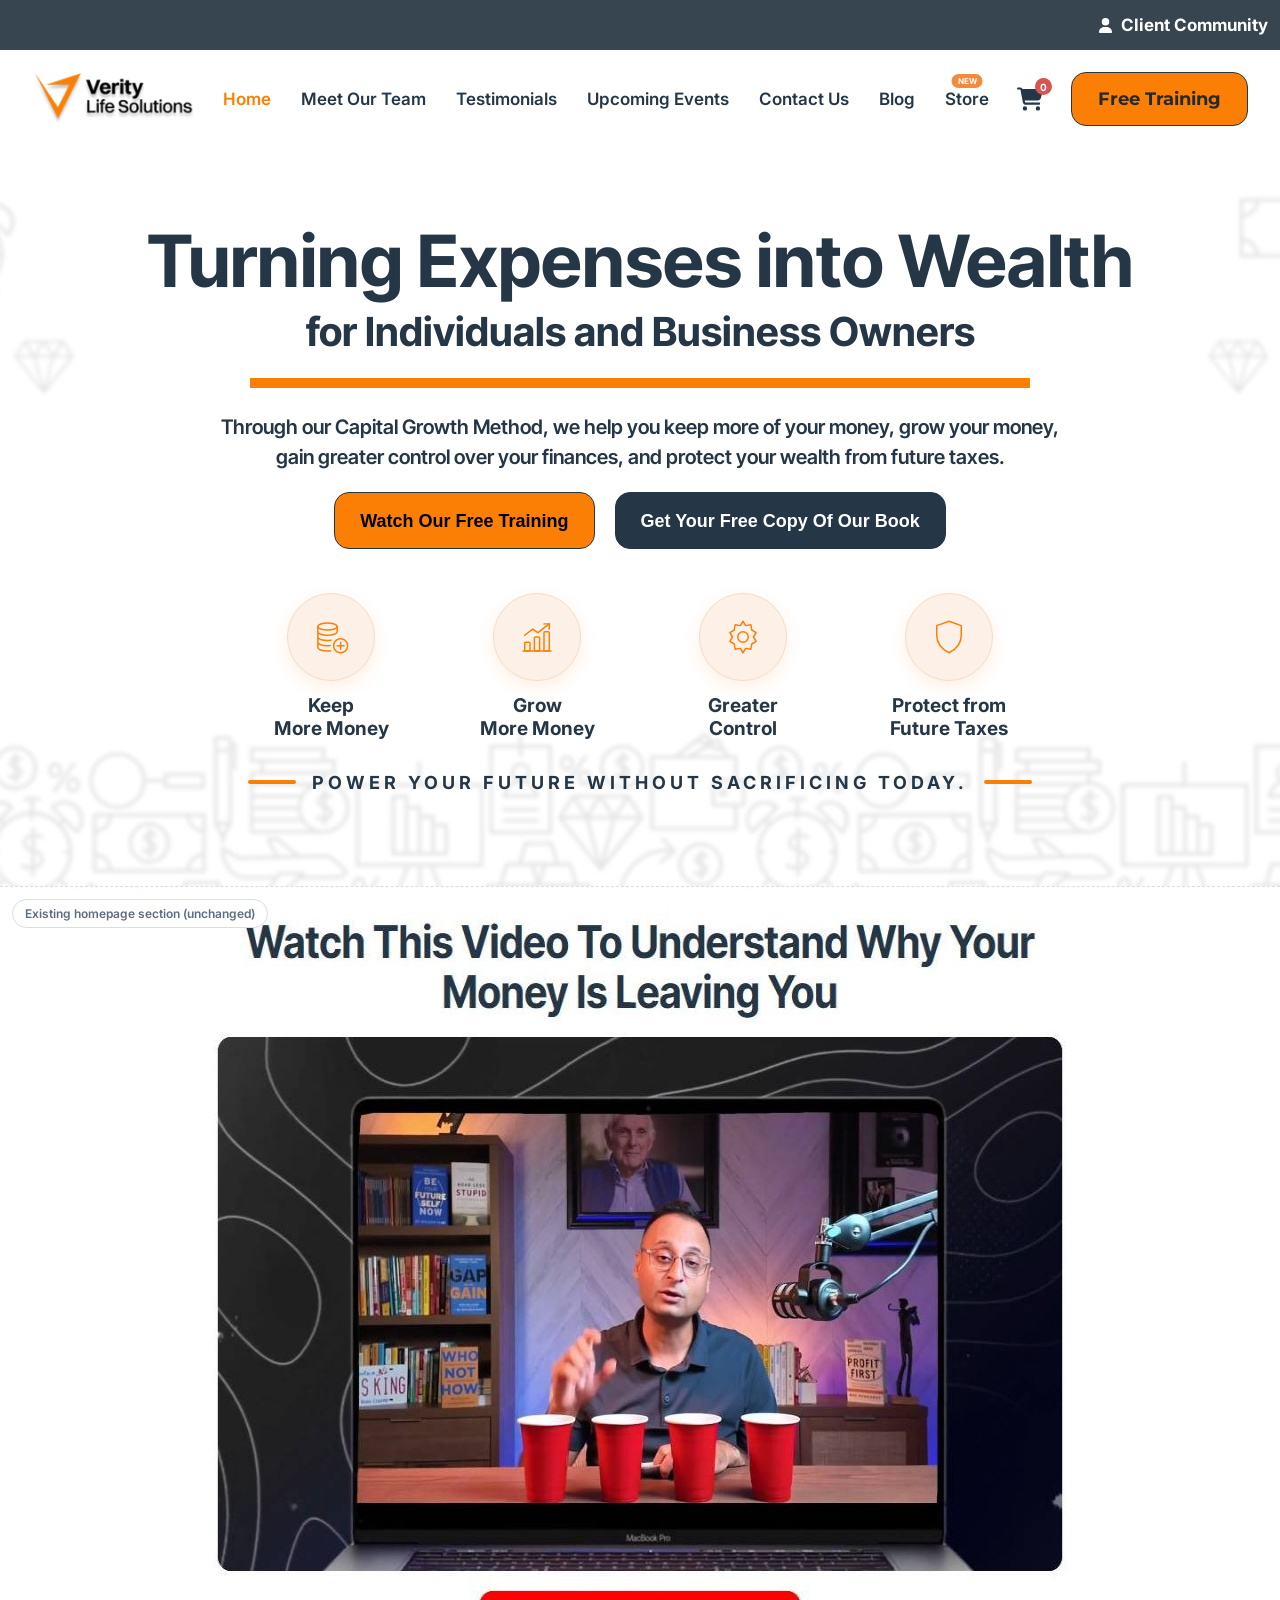
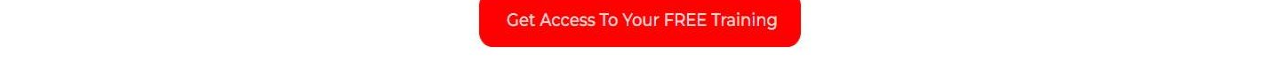
<file: variant-d.html>
<!doctype html>
<html lang="en-US">
<head>
<meta charset="utf-8">
<meta name="viewport" content="width=device-width, initial-scale=1">
<meta name="robots" content="noindex, nofollow">
<title>Homepage hero — Option D (current design, new text) | Verity Life Solutions</title>
<link rel="preconnect" href="https://fonts.googleapis.com">
<link rel="preconnect" href="https://fonts.gstatic.com" crossorigin>
<link href="https://fonts.googleapis.com/css2?family=Inter+Tight:wght@600;700;800&family=Inter:wght@400;500;600;700&family=Montserrat:wght@700&display=swap" rel="stylesheet">
<link rel="stylesheet" href="assets/chrome.css">
<link rel="stylesheet" href="assets/current-hero.css">
<style>
  /* benefit strip in the style of option A (replaces What You Gain / What It Gives / Why It Works) */
  .benefits { list-style: none; margin: 34px 0 0; padding: 0; display: flex; justify-content: center; gap: 56px; }
  .benefits li { width: 150px; display: flex; flex-direction: column; align-items: center; gap: 14px; }
  .benefits .circle { width: 88px; height: 88px; border-radius: 50%; background: var(--peach); border: 1px solid var(--peach-line); display: grid; place-items: center; box-shadow: 0 6px 18px rgba(251, 127, 5, .12); }
  .benefits svg { width: 42px; height: 42px; }
  .benefits span:last-child { font: 700 19px/1.2 "Inter", sans-serif; color: #253746; }
  .tagline { margin: 30px 0 0; display: flex; align-items: center; justify-content: center; gap: 16px; font: 700 18px/1.3 "Inter", sans-serif; letter-spacing: 4px; text-transform: uppercase; color: #253746; }
  .tagline::before, .tagline::after { content: ""; width: 48px; height: 4px; border-radius: 2px; background: #FB7F05; flex: none; }
  @media (max-width: 767px) {
    .benefits { display: grid; grid-template-columns: 1fr 1fr; gap: 22px 12px; margin-top: 26px; width: 100%; }
    .benefits li { width: auto; gap: 10px; }
    .benefits .circle { width: 70px; height: 70px; }
    .benefits svg { width: 34px; height: 34px; }
    .benefits span:last-child { font-size: 16px; }
    .tagline { font-size: 13px; letter-spacing: 2.2px; margin-top: 24px; padding: 0 10px; gap: 10px; }
    .tagline::before, .tagline::after { width: 20px; }
  }
</style>
</head>
<body>

<div class="topbar"><a href="#"><svg viewBox="0 0 448 512" aria-hidden="true"><path d="M224 256a128 128 0 1 0 0-256 128 128 0 1 0 0 256zm-45.7 48C79.8 304 0 383.8 0 482.3 0 498.7 13.3 512 29.7 512h388.6c16.4 0 29.7-13.3 29.7-29.7C448 383.8 368.2 304 269.7 304h-91.4z"/></svg>Client Community</a></div>
<header class="site-header">
  <div class="inner">
    <a class="logo" href="#"><img src="assets/logo-dark.png" alt="Verity Life Solutions" width="717" height="231"></a>
    <nav class="nav" aria-label="Main">
      <a href="#" aria-current="page">Home</a><a href="#">Meet Our Team</a><a href="#">Testimonials</a><a href="#">Upcoming Events</a><a href="#">Contact Us</a><a href="#">Blog</a><a href="#">Store<span class="badge">NEW</span></a>
    </nav>
    <a class="cart" href="#" aria-label="Cart"><svg viewBox="0 0 576 512" aria-hidden="true"><path d="M0 24C0 10.7 10.7 0 24 0h45.5c22 0 41.5 12.8 50.6 32h411c26.3 0 45.5 25 38.6 50.4l-41 152.3c-8.5 31.4-37 53.3-69.5 53.3H170.7l5.4 28.5c2.2 11.3 12.1 19.5 23.6 19.5H488c13.3 0 24 10.7 24 24s-10.7 24-24 24H199.7c-34.6 0-64.3-24.6-70.7-58.5L77.4 54.5c-.7-3.8-4-6.5-7.9-6.5H24C10.7 48 0 37.3 0 24zm128 440a48 48 0 1 1 96 0 48 48 0 1 1-96 0zm336-48a48 48 0 1 1 0 96 48 48 0 1 1 0-96z"/></svg><span>0</span></a>
    <a class="btn-v1" href="#">Free Training</a>
    <button class="menu-toggle" aria-label="Menu"><svg viewBox="0 0 24 24" aria-hidden="true"><path d="M3 6h18M3 12h18M3 18h18" stroke="currentColor" stroke-width="2.2" stroke-linecap="round"/></svg></button>
  </div>
</header>

<!-- ================= OPTION D — current hero design, new words; benefit strip styled like option A =================
     ELEMENTOR: edit the existing hero (container 9397c1f): delete "Capital Growth Method" heading + quote text,
     retitle the H2 (make it H1), keep divider + buttons, add Text Editor under the divider,
     replace the 3 Icon Lists with 4 Icon Boxes (icon top, stacked peach circle), add tagline Heading. -->
<section class="cur-hero" aria-labelledby="hero-title">
  <div class="cur-inner">
    <h1 id="hero-title">Turning Expenses<br class="br-m"> into Wealth <span class="sub">for Individuals and Business Owners</span></h1>
    <div class="cur-bar" aria-hidden="true"></div>
    <p class="cur-lede">Through our Capital Growth Method, we help you keep more of your money, grow your money, gain greater control over your finances, and protect your wealth from future taxes.</p>
    <div class="cur-btns">
      <a class="cur-btn orange" href="#">Watch Our Free Training</a>
      <a class="cur-btn navy" href="#">Get Your Free Copy Of Our Book</a>
    </div>
    <ul class="benefits">
      <li><span class="circle"><svg class="ico" viewBox="0 0 48 48" aria-hidden="true"><ellipse cx="20" cy="12" rx="11" ry="4"/><path d="M9 12v6c0 2.2 4.9 4 11 4s11-1.8 11-4v-6M9 18v6c0 2.2 4.9 4 11 4 1.4 0 2.8-.1 4-.3M9 24v6c0 2.2 4.9 4 11 4 1 0 2-.1 3-.2M9 30v6c0 2.2 4.9 4 11 4 1.2 0 2.4-.1 3.5-.2"/><circle cx="35" cy="34" r="8"/><path d="M35 30v8M31 34h8"/></svg></span><span>Keep<br>More Money</span></li>
      <li><span class="circle"><svg class="ico" viewBox="0 0 48 48" aria-hidden="true"><path d="M8 40h32"/><rect x="10" y="30" width="6" height="10" rx="1"/><rect x="21" y="24" width="6" height="16" rx="1"/><rect x="32" y="18" width="6" height="22" rx="1"/><path d="M10 22l9-7 6 4 13-10"/><path d="M32 9h6v6"/></svg></span><span>Grow<br>More Money</span></li>
      <li><span class="circle"><svg class="ico" viewBox="0 0 48 48" aria-hidden="true"><circle cx="24" cy="24" r="6"/><path d="M24 6l3 5 6-1 1 6 5 3-3 5 3 5-5 3-1 6-6-1-3 5-3-5-6 1-1-6-5-3 3-5-3-5 5-3 1-6 6 1z"/></svg></span><span>Greater<br>Control</span></li>
      <li><span class="circle"><svg class="ico" viewBox="0 0 48 48" aria-hidden="true"><path d="M24 6l14 5v11c0 9-6 16-14 20-8-4-14-11-14-20V11z"/></svg></span><span>Protect from<br>Future Taxes</span></li>
    </ul>
    <p class="tagline">Power Your Future Without Sacrificing Today.</p>
  </div>
</section>

<div class="context">
  <span class="label">Existing homepage section (unchanged)</span>
  <picture>
    <source media="(max-width: 767px)" srcset="assets/context-mobile.jpg">
    <img src="assets/context-desktop.jpg" alt="Existing section: Watch This Video To Understand Why Your Money Is Leaving You" width="1440" height="780">
  </picture>
</div>

</body>
</html>
</file>
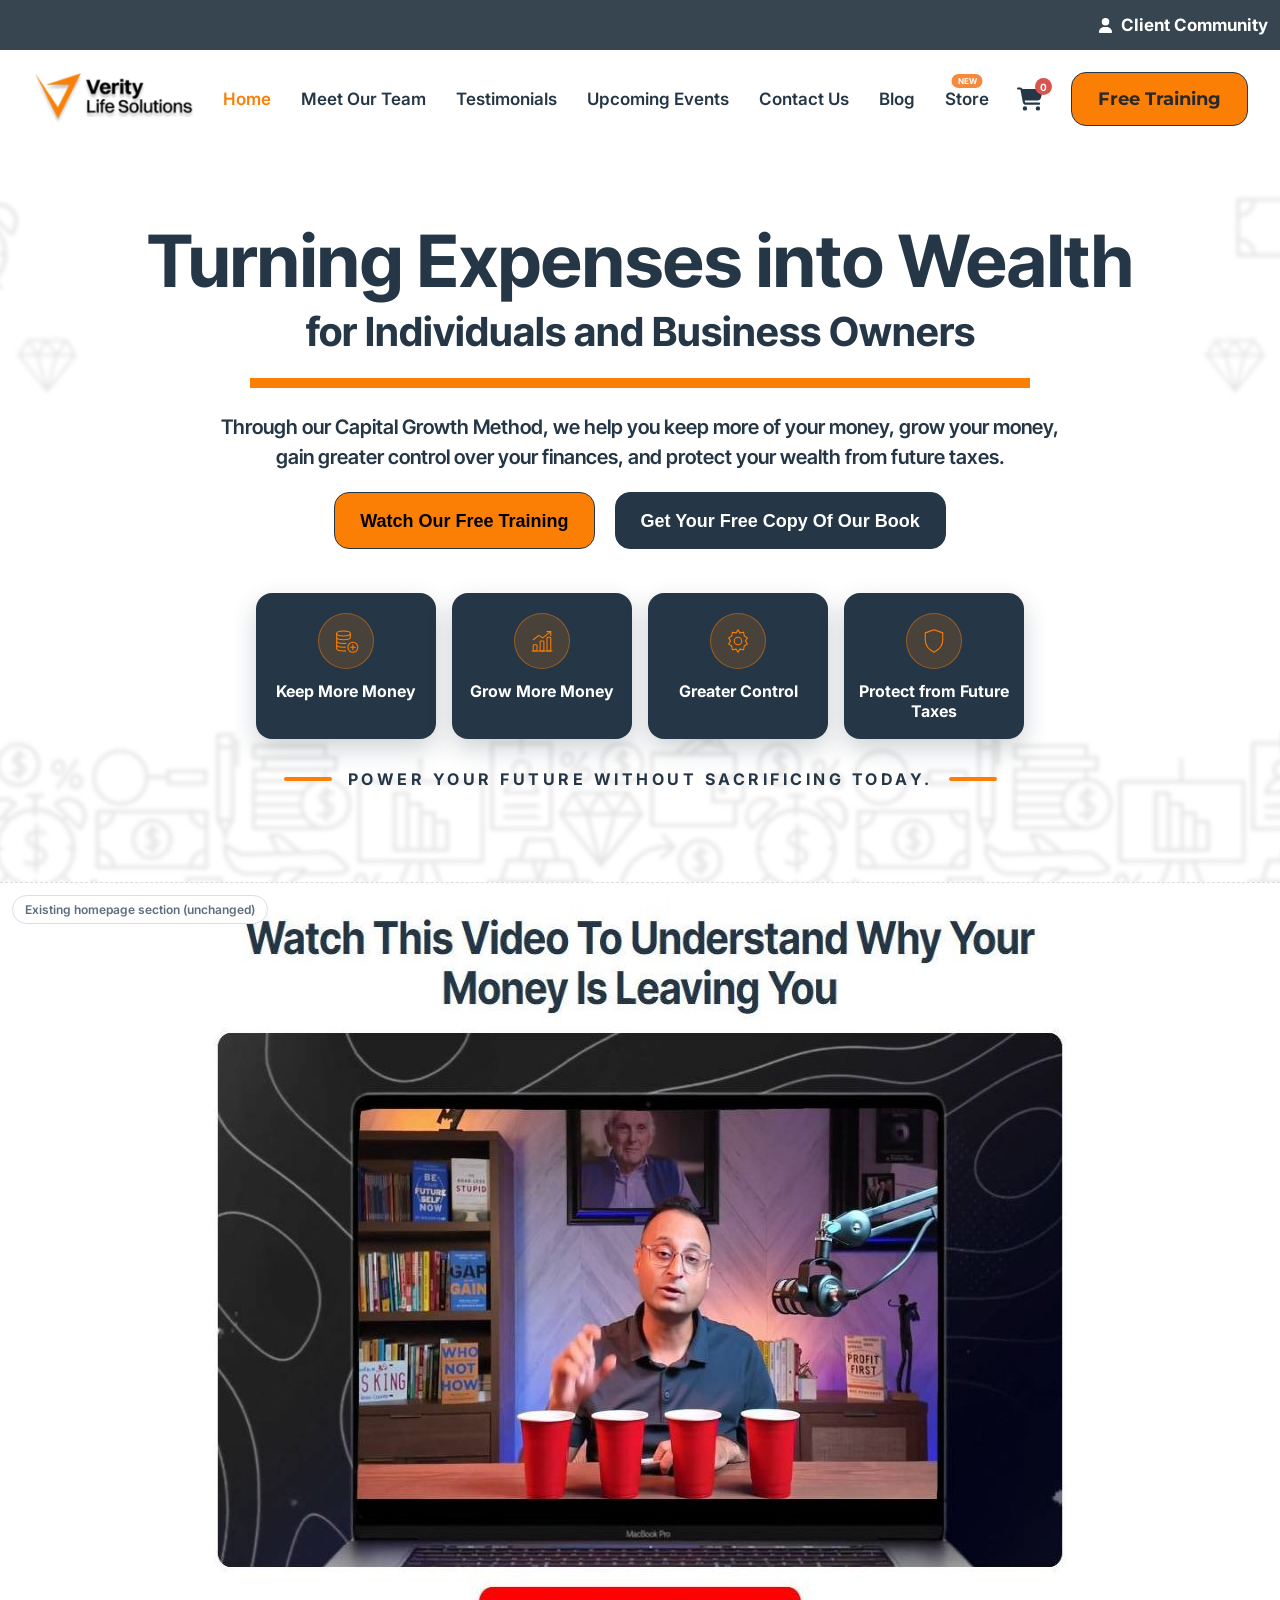
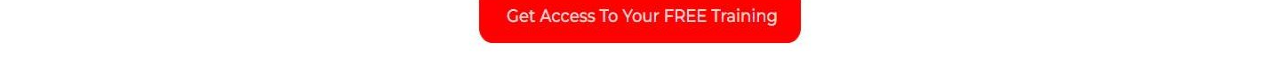
<file: variant-e.html>
<!doctype html>
<html lang="en-US">
<head>
<meta charset="utf-8">
<meta name="viewport" content="width=device-width, initial-scale=1">
<meta name="robots" content="noindex, nofollow">
<title>Homepage hero — Option E (current design, new text) | Verity Life Solutions</title>
<link rel="preconnect" href="https://fonts.googleapis.com">
<link rel="preconnect" href="https://fonts.gstatic.com" crossorigin>
<link href="https://fonts.googleapis.com/css2?family=Inter+Tight:wght@600;700;800&family=Inter:wght@400;500;600;700&family=Montserrat:wght@700&display=swap" rel="stylesheet">
<link rel="stylesheet" href="assets/chrome.css">
<link rel="stylesheet" href="assets/current-hero.css">
<style>
  /* benefit strip in the style of option C: navy tiles (site navy #253746, same as the book button) */
  .benefits { list-style: none; margin: 34px 0 0; padding: 0; display: grid; grid-template-columns: repeat(4, 180px); gap: 16px; justify-content: center; }
  .benefits li { display: flex; flex-direction: column; align-items: center; gap: 12px; padding: 20px 10px 18px; border-radius: 16px; background: #253746; box-shadow: 0 10px 24px rgba(37, 55, 70, .22); }
  .benefits .circle { width: 56px; height: 56px; border-radius: 50%; background: rgba(251, 127, 5, .16); border: 1px solid rgba(251, 127, 5, .45); display: grid; place-items: center; }
  .benefits svg { width: 30px; height: 30px; }
  .benefits span:last-child { font: 700 16px/1.25 "Inter", sans-serif; color: #fff; }
  .tagline { margin: 30px 0 0; display: flex; align-items: center; justify-content: center; gap: 16px; font: 700 16px/1.3 "Inter", sans-serif; letter-spacing: 3.5px; text-transform: uppercase; color: #253746; }
  .tagline::before, .tagline::after { content: ""; width: 48px; height: 4px; border-radius: 2px; background: #FB7F05; flex: none; }
  @media (max-width: 767px) {
    .benefits { grid-template-columns: 1fr 1fr; gap: 10px; margin-top: 26px; width: 100%; padding: 0 10px; }
    .benefits li { padding: 16px 8px 14px; gap: 10px; }
    .benefits .circle { width: 50px; height: 50px; }
    .benefits svg { width: 27px; height: 27px; }
    .benefits span:last-child { font-size: 15px; }
    .tagline { font-size: 12px; letter-spacing: 2px; gap: 10px; margin-top: 24px; padding: 0 10px; }
    .tagline::before, .tagline::after { width: 20px; }
  }
</style>
</head>
<body>

<div class="topbar"><a href="#"><svg viewBox="0 0 448 512" aria-hidden="true"><path d="M224 256a128 128 0 1 0 0-256 128 128 0 1 0 0 256zm-45.7 48C79.8 304 0 383.8 0 482.3 0 498.7 13.3 512 29.7 512h388.6c16.4 0 29.7-13.3 29.7-29.7C448 383.8 368.2 304 269.7 304h-91.4z"/></svg>Client Community</a></div>
<header class="site-header">
  <div class="inner">
    <a class="logo" href="#"><img src="assets/logo-dark.png" alt="Verity Life Solutions" width="717" height="231"></a>
    <nav class="nav" aria-label="Main">
      <a href="#" aria-current="page">Home</a><a href="#">Meet Our Team</a><a href="#">Testimonials</a><a href="#">Upcoming Events</a><a href="#">Contact Us</a><a href="#">Blog</a><a href="#">Store<span class="badge">NEW</span></a>
    </nav>
    <a class="cart" href="#" aria-label="Cart"><svg viewBox="0 0 576 512" aria-hidden="true"><path d="M0 24C0 10.7 10.7 0 24 0h45.5c22 0 41.5 12.8 50.6 32h411c26.3 0 45.5 25 38.6 50.4l-41 152.3c-8.5 31.4-37 53.3-69.5 53.3H170.7l5.4 28.5c2.2 11.3 12.1 19.5 23.6 19.5H488c13.3 0 24 10.7 24 24s-10.7 24-24 24H199.7c-34.6 0-64.3-24.6-70.7-58.5L77.4 54.5c-.7-3.8-4-6.5-7.9-6.5H24C10.7 48 0 37.3 0 24zm128 440a48 48 0 1 1 96 0 48 48 0 1 1-96 0zm336-48a48 48 0 1 1 0 96 48 48 0 1 1 0-96z"/></svg><span>0</span></a>
    <a class="btn-v1" href="#">Free Training</a>
    <button class="menu-toggle" aria-label="Menu"><svg viewBox="0 0 24 24" aria-hidden="true"><path d="M3 6h18M3 12h18M3 18h18" stroke="currentColor" stroke-width="2.2" stroke-linecap="round"/></svg></button>
  </div>
</header>

<!-- ================= OPTION E — current hero design, new words; benefit strip styled like option C =================
     ELEMENTOR: same edits as option D, but the 4 Icon Boxes get a navy (#253746) box background, radius 16,
     orange icon in a translucent orange circle and white title; tagline Heading with orange dividers either side. -->
<section class="cur-hero" aria-labelledby="hero-title">
  <div class="cur-inner">
    <h1 id="hero-title">Turning Expenses<br class="br-m"> into Wealth <span class="sub">for Individuals and Business Owners</span></h1>
    <div class="cur-bar" aria-hidden="true"></div>
    <p class="cur-lede">Through our Capital Growth Method, we help you keep more of your money, grow your money, gain greater control over your finances, and protect your wealth from future taxes.</p>
    <div class="cur-btns">
      <a class="cur-btn orange" href="#">Watch Our Free Training</a>
      <a class="cur-btn navy" href="#">Get Your Free Copy Of Our Book</a>
    </div>
    <ul class="benefits">
      <li><span class="circle"><svg class="ico" viewBox="0 0 48 48" aria-hidden="true"><ellipse cx="20" cy="12" rx="11" ry="4"/><path d="M9 12v6c0 2.2 4.9 4 11 4s11-1.8 11-4v-6M9 18v6c0 2.2 4.9 4 11 4 1.4 0 2.8-.1 4-.3M9 24v6c0 2.2 4.9 4 11 4 1 0 2-.1 3-.2M9 30v6c0 2.2 4.9 4 11 4 1.2 0 2.4-.1 3.5-.2"/><circle cx="35" cy="34" r="8"/><path d="M35 30v8M31 34h8"/></svg></span><span>Keep More Money</span></li>
      <li><span class="circle"><svg class="ico" viewBox="0 0 48 48" aria-hidden="true"><path d="M8 40h32"/><rect x="10" y="30" width="6" height="10" rx="1"/><rect x="21" y="24" width="6" height="16" rx="1"/><rect x="32" y="18" width="6" height="22" rx="1"/><path d="M10 22l9-7 6 4 13-10"/><path d="M32 9h6v6"/></svg></span><span>Grow More Money</span></li>
      <li><span class="circle"><svg class="ico" viewBox="0 0 48 48" aria-hidden="true"><circle cx="24" cy="24" r="6"/><path d="M24 6l3 5 6-1 1 6 5 3-3 5 3 5-5 3-1 6-6-1-3 5-3-5-6 1-1-6-5-3 3-5-3-5 5-3 1-6 6 1z"/></svg></span><span>Greater Control</span></li>
      <li><span class="circle"><svg class="ico" viewBox="0 0 48 48" aria-hidden="true"><path d="M24 6l14 5v11c0 9-6 16-14 20-8-4-14-11-14-20V11z"/></svg></span><span>Protect from Future Taxes</span></li>
    </ul>
    <p class="tagline">Power Your Future Without Sacrificing Today.</p>
  </div>
</section>

<div class="context">
  <span class="label">Existing homepage section (unchanged)</span>
  <picture>
    <source media="(max-width: 767px)" srcset="assets/context-mobile.jpg">
    <img src="assets/context-desktop.jpg" alt="Existing section: Watch This Video To Understand Why Your Money Is Leaving You" width="1440" height="780">
  </picture>
</div>

</body>
</html>
</file>
<file: assets/chrome.css>
/* Shared by the hero variants: brand tokens, mocked live header, buttons, "existing section" context strip. */
:root {
  --orange: #FB7F05;        /* site primary */
  --orange-text: #E06F00;   /* orange text on white: AA for large bold text */
  --navy: #122030;
  --navy-2: #1A2C42;
  --text: #2B3445;
  --muted: #5E6E80;
  --cream: #F8F6F1;
  --peach: #FDF1E7;
  --peach-line: #F7DCC3;
  --line: #E9E4DA;
  --v1-navy: #253746;
  --v1-topbar: #36454F;
}
*, *::before, *::after { box-sizing: border-box; }
body { margin: 0; background: #fff; color: var(--text); font: 400 17px/1.5 "Inter", system-ui, sans-serif; -webkit-font-smoothing: antialiased; }
img { max-width: 100%; display: block; }
:focus-visible { outline: 3px solid var(--orange); outline-offset: 3px; border-radius: 4px; }

/* live global header (mock, unchanged) */
.topbar { background: var(--v1-topbar); color: #fff; height: 50px; display: flex; align-items: center; justify-content: flex-end; padding: 0 12px; }
.topbar a { display: inline-flex; align-items: center; gap: 8px; font: 700 17px "Inter", sans-serif; text-decoration: none; color: #fff; }
.topbar svg { width: 15px; height: 15px; fill: currentColor; }
.site-header { background: #fff; position: relative; z-index: 20; }
.site-header .inner { max-width: 1440px; margin: 0 auto; padding: 22px 32px; display: flex; align-items: center; gap: 28px; }
.site-header .logo img { width: 236px; height: auto; }
.nav { flex: 1; display: flex; justify-content: center; gap: 30px; }
.nav a { font: 600 17px "Inter", sans-serif; color: var(--v1-navy); text-decoration: none; white-space: nowrap; position: relative; }
.nav a[aria-current="page"] { color: var(--orange); }
.nav .badge { position: absolute; top: -15px; left: 50%; transform: translateX(-50%); background: #F58A3C; color: #fff; font: 700 8px "Inter", sans-serif; padding: 2px 6px; border-radius: 999px; }
.cart { position: relative; color: var(--v1-navy); display: inline-flex; }
.cart svg { width: 26px; height: 26px; fill: currentColor; }
.cart span { position: absolute; top: -8px; right: -9px; background: #D9534F; color: #fff; font: 700 10px "Inter", sans-serif; width: 17px; height: 17px; border-radius: 50%; display: grid; place-items: center; }
.btn-v1 { background: var(--orange); color: #292929; border: 1px solid var(--v1-navy); border-radius: 15px; padding: 17px 26px; font: 700 18px/1 "Montserrat", sans-serif; text-decoration: none; white-space: nowrap; }
.menu-toggle { display: none; background: none; border: 0; padding: 6px; color: var(--v1-navy); }
.menu-toggle svg { width: 26px; height: 26px; }

/* buttons */
.btn { display: inline-flex; align-items: center; justify-content: center; gap: 10px; border-radius: 12px; padding: 18px 32px; font: 700 17px/1 "Inter", sans-serif; text-decoration: none; transition: transform .2s ease, box-shadow .2s ease, background .2s ease; }
.btn:hover { transform: translateY(-2px); }
.btn-primary { background: var(--orange); color: var(--navy); box-shadow: 0 8px 22px rgba(251, 127, 5, .3); }
.btn-dark { background: var(--navy); color: #fff; }
.btn-ghost { color: #fff; border: 1.5px solid rgba(255, 255, 255, .55); }
.btn-ghost:hover { background: rgba(255, 255, 255, .08); border-color: #fff; }

/* the live section below the hero, unchanged */
.context { position: relative; border-top: 1px dashed #D9DEE5; }
.context img { width: 100%; max-width: 1440px; margin: 0 auto; }
.context .label { position: absolute; top: 12px; left: 12px; background: #fff; border: 1px solid #D9DEE5; border-radius: 999px; padding: 6px 12px; font: 600 12px "Inter", sans-serif; color: var(--muted); }

/* benefit icons (shared SVG style) */
.ico { fill: none; stroke: var(--orange); stroke-width: 1.7; stroke-linecap: round; stroke-linejoin: round; }

@media (max-width: 1180px) {
  .nav, .site-header .btn-v1 { display: none; }
  .menu-toggle { display: inline-flex; }
  .site-header .inner { justify-content: space-between; padding: 14px 20px; }
  .site-header .logo img { width: 170px; }
}
@media (max-width: 767px) {
  .topbar { height: 38px; }
  .topbar a { font-size: 13px; }
  .btn { width: 100%; }
}
</file>
<file: assets/current-hero.css>
/* The CURRENT live homepage hero (Elementor container 9397c1f), measured from veritylifesolutions.com.
   Options D and E keep this design and change only the words and the benefit strip. */
.cur-hero {
  background: url("hero-pattern-bg.jpg") 50% 50% / cover no-repeat;
  padding: 68px 29px 92px;
  text-align: center;
}
.cur-inner { max-width: 1382px; margin: 0 auto; display: flex; flex-direction: column; align-items: center; }
.cur-hero h1 { margin: 0; max-width: 1120px; color: #253746; font: 700 72px/90px "Inter Tight", sans-serif; }
.cur-hero h1 .sub { display: block; font-size: 40px; line-height: 52px; }
.cur-bar { width: 780px; max-width: 100%; height: 10px; background: #FB7F05; margin-top: 20px; }
.cur-lede { margin: 24px 0 0; max-width: 860px; color: #253746; font: 600 20px/30px "Inter Tight", sans-serif; }
.cur-btns { display: flex; justify-content: center; flex-wrap: wrap; gap: 20px; padding: 10px; margin-top: 10px; }
.cur-btn { display: inline-flex; align-items: center; border-radius: 15px; padding: 19px 25px 18px; border: 1px solid #253746; font: 700 18px/1 Helvetica, Arial, sans-serif; text-transform: capitalize; text-decoration: none; transition: filter .2s ease; }
.cur-btn:hover { filter: brightness(1.06); }
.cur-btn.orange { background: #FB7F05; color: #000; }
.cur-btn.navy { background: #253746; color: #fff; }

@media (max-width: 1024px) {
  .cur-hero h1 { font-size: 52px; line-height: 64px; }
  .cur-hero h1 .sub { font-size: 32px; line-height: 42px; }
}
@media (max-width: 767px) {
  .cur-hero { padding: 40px 10px 50px; }
  .cur-hero h1 { font-size: 30px; line-height: 38px; }
  .cur-hero h1 .sub { font-size: 20px; line-height: 28px; margin-top: 4px; }
  .cur-bar { width: 296px; }
  .cur-lede { font-size: 16px; line-height: 25px; padding: 0 10px; }
  .cur-btn { font-size: 13px; padding: 15px 20px; width: auto; }
}
.br-m { display: none; }
@media (max-width: 767px) { .br-m { display: inline; } }
</file>
